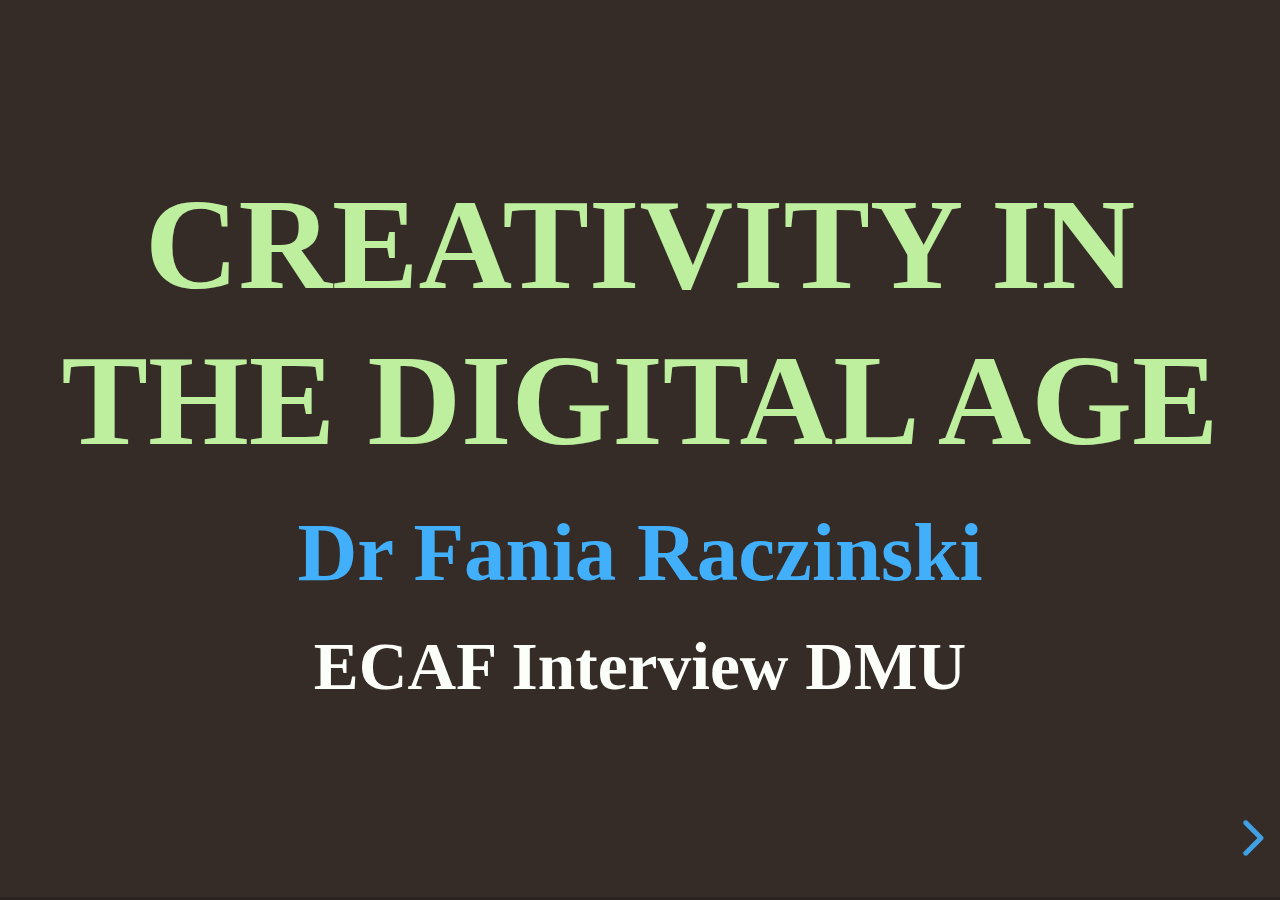
<file: index.html>
<!doctype html>
<html>
	<head>
		<meta charset="utf-8">
		<meta name="viewport" content="width=device-width, initial-scale=1.0, maximum-scale=1.0, user-scalable=no">

		<title>Fania - ECAF</title>

		<link rel="stylesheet" href="css/reveal.css">
		<link rel="stylesheet" href="css/theme/black.css">
    <link rel="stylesheet" href="css/fania.css">

		<!-- Theme used for syntax highlighting of code -->
		<link rel="stylesheet" href="lib/css/zenburn.css">

    <!-- favicons -->
    <link rel="apple-touch-icon" sizes="180x180" href="imgs/favicons/apple-touch-icon.png">
    <link rel="icon" type="image/png" sizes="32x32" href="imgs/favicons/favicon-32x32.png">
    <link rel="icon" type="image/png" sizes="16x16" href="imgs/favicons/favicon-16x16.png">
    <link rel="manifest" href="imgs/favicons/site.webmanifest">
    <link rel="mask-icon" href="imgs/favicons/safari-pinned-tab.svg" color="#603cba">
    <link rel="shortcut icon" href="favicon.ico">
    <meta name="apple-mobile-web-app-title" content="DECAF">
    <meta name="application-name" content="DECAF">
    <meta name="msapplication-TileColor" content="#603cba">
    <meta name="msapplication-config" content="imgs/favicons/browserconfig.xml">
    <meta name="theme-color" content="#ffffff">


		<!-- Printing and PDF exports -->
		<script>
			var link = document.createElement( 'link' );
			link.rel = 'stylesheet';
			link.type = 'text/css';
			link.href = window.location.search.match( /print-pdf/gi ) ? 'css/print/pdf.css' : 'css/print/paper.css';
			document.getElementsByTagName( 'head' )[0].appendChild( link );
		</script>
	</head>
	<body>
		<div class="reveal">
			<div class="slides">


        <section>
          <h1>Creativity in the Digital Age</h1>
          <h2><a href="https://fania.uk">Dr Fania Raczinski</a></h2>
          <h3>ECAF Interview DMU</h3>
        </section>

        <section>
          <section>
            <h2><strong>PhD</strong> Research</h2>
            <h4>"Algorithmic Meta-Creativity"</h4>
            <p class="small"><em>Creative Computing and Pataphysics for Computational Creativity</em></p>
            <ul>
              <li>framework for evaluating computer creativity</li>
              <li>poetry generating search engine</li>
            </ul>
            <aside class="notes">
              combined a lot of ideas from computing, art & literature, and philosophy
            </aside>
          </section>
          <section>
            <h2>Research <strong>Roadmap</strong></h2>
            <iframe src="map-index.html" width="900" height="600" scrolling="no"></iframe>
          </section>
        </section>

        <section>
          <section>
            <h2>Highlights I - <strong>Evaluation</strong></h2>
            <img class="left" src="imgs/evaluation.png">
            <div class="right">
              <ul>
                <li>creativity criteria</li>
                <li>human creativity</li>
                <li>computer creativity</li>
                <li>evaluation frameworks</li>
                <li>evaluation bias</li>
                <li>autonomous evaluation</li>
                <li>creative zombies</li>
              </ul>
            </div>
          </section>
          <section>
            <h2>Highlights II - <strong>Intelligence</strong></h2>
            <img src="imgs/intelligence.png">
            <div>
              <ul>
                <li>artificial creativity <strong>vs.</strong> artificial intelligence</li>
                <li>e.g. Chinese "Art" Room (Searle)</li>
              </ul>
            </div>
          </section>
          <section>
            <h2>Highlights III - <strong>comp/creat/comp</strong></h2>
            <img class="left small" src="imgs/compcreat.png">
            <div class="right">
              <ul>
                <li>creative computing <strong>vs.</strong> computational creativity</li>
                <li>algorithmic meta-creativity</li>
                <li>process <strong>vs.</strong> product</li>
                <li>output minus input</li>
              </ul>
            </div>
          </section>
        </section>

        <section>
          <section>
            <h2>Research- <strong>Teaching</strong> -Research</h2>
            <div class="left">
            <p><em>teaching <br>my area of research</em></p>
            <ul>
              <li>programming for the arts</li>
              <li>arts for programmers</li>
              <li>front end web dev.</li>
            </ul>
            </div>
            <div class="right">
              <p><em>research <br>teaching approaches</em></p>
              <ul>
                <li>lecture delivery</li>
                <li>distance learning</li>
                <li>laboratory teaching</li>
                <li>student engagement</li>
              </ul>
              </div>
          </section>
          <section>
            <h2>Research <strong>Home</strong></h2>
            <!-- <img class="left" src="imgs/disciplines.png"> -->
            <div class="left">
              <p><em>research context</em></p>
              <ul>
                <li>transdisciplinary</li>
                  <ul>
                    <li>CEM</li>
                    <li>ADH</li>
                    <li>IoCT</li>
                  </ul>
                <li>professional dev.</li>
              </ul>
            </div>
            <div class="right">
              <p><em>research outputs</em></p>
              <ul>
                <li>publications</li>
                <li>open source code</li>
                <li>exhibitions</li>
                <li>practice-based(*)</li>
              </ul>
            </div>
            <aside class="notes">
              having taught the same topic aross different departments, including ADH, I've taught very different kinds of students
            </aside>
          </section>
        </section>

				<!-- <section>
          <h2>Time</h2>
          <div class="chart">
            <div class="bar">
              <div id="pubs" title="Publications" class="chunk"></div>
              <div id="res" title="Research" class="chunk"></div>
              <div id="exhs" title="Exhibitions" class="chunk"></div>
              <div id="art" title="Art" class="chunk"></div>
              <div id="offt" title="Off-Topic" class="chunk"></div>
              <div id="ont" title="On-Topic" class="chunk"></div>
            </div>
            <div class="bar">
              <div id="y-theory" title="Theory" class="y-chunk">Theory</div>
              <div id="y-practice" title="Practice" class="y-chunk">Practice</div>
            </div>
            <div class="bar">
              <div id="x-research" title="Research" class="x-chunk">Research</div>
              <div id="x-teaching" title="Teaching" class="x-chunk">Teaching</div>
            </div>
          </div>
        </section> -->

        <section>
          <code id="end">questions <strong>?</strong> answers <strong>:</strong> thanks</code>
        </section>

				


			</div>
		</div>

		<script src="lib/js/head.min.js"></script>
		<script src="js/reveal.js"></script>

		<script>
			Reveal.initialize({
				dependencies: [
					{ src: 'plugin/notes/notes.js', async: true },
					{ src: 'plugin/highlight/highlight.js', async: true, callback: function() { hljs.initHighlightingOnLoad(); } }
				],
        controls: true,
        progress: true,
        history: true
			});
		</script>
	</body>
</html>
</file>
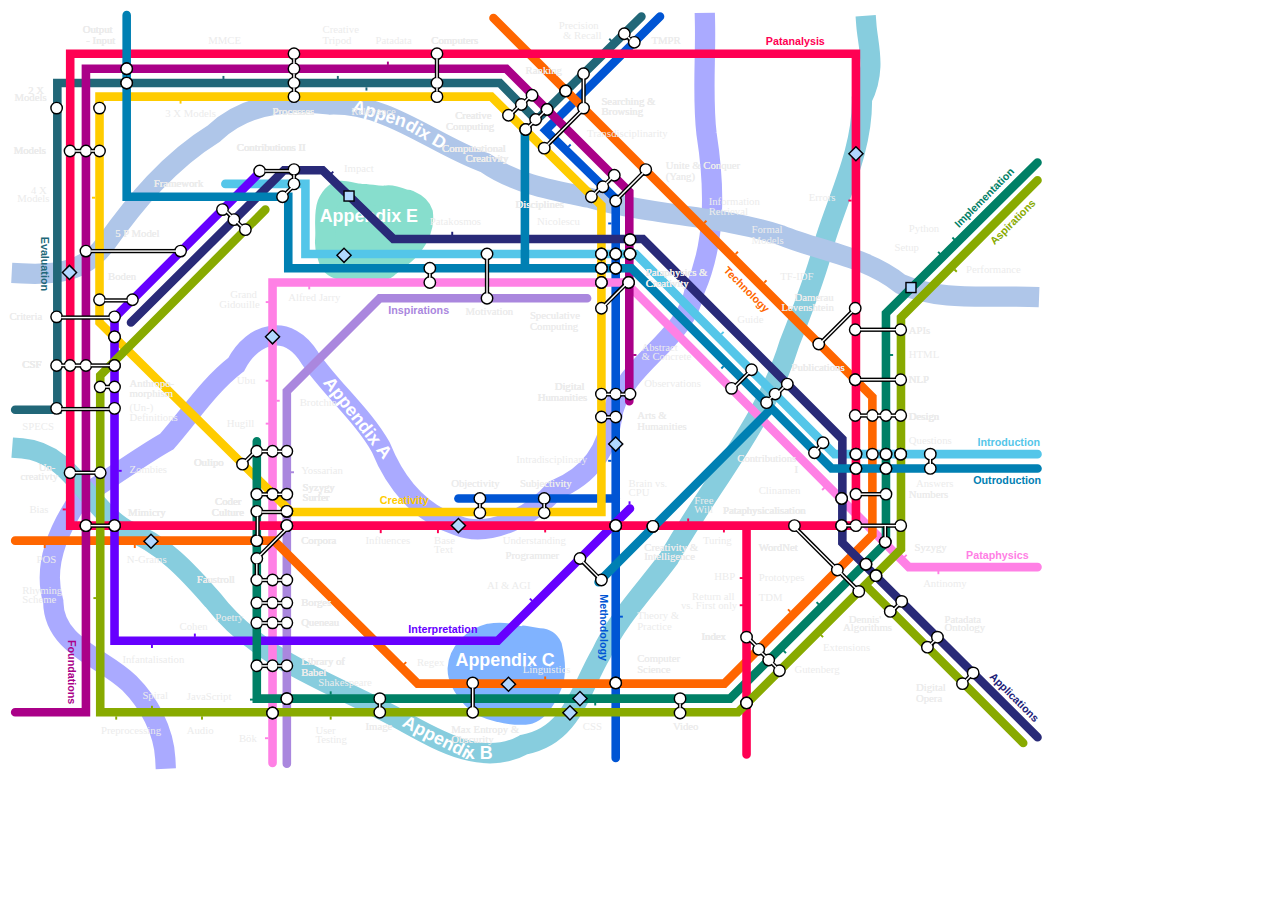
<file: map-index.html>
<!DOCTYPE html>
<html lang="en">
<head>
  <meta charset="UTF-8">
  <meta name="viewport" content="width=device-width, initial-scale=1.0">
  <title>PhD Map</title>

  <!-- SEO -->
  <meta name="description" content="An interactive map of Fania Raczinski's PhD thesis.">
  

  <!-- Open Graph -->
  <meta property="og:title" content="PhD Map"/>
  <meta property="og:type" content="website"/>
  <meta property="og:image" content="images/technology-zoomed.png"/>
  <meta property="og:image:alt" content="A cutout section of the PhD map."/>
  <meta property="og:url" content="http://pamatamap.com"/>
  <meta property="og:description" content="An interactive map of Fania Raczinski's PhD thesis."/>
    


  <!-- MAP/SPIRAL FAVICONS -->
  <link rel="apple-touch-icon" sizes="180x180" href="images/favicons/apple-touch-icon.png">
  <link rel="icon" type="image/png" sizes="32x32" href="images/favicons/favicon-32x32.png">
  <link rel="icon" type="image/png" sizes="16x16" href="images/favicons/favicon-16x16.png">
  <link rel="manifest" href="images/favicons/manifest.json">
  <link rel="mask-icon" href="images/favicons/safari-pinned-tab.svg" color="#54668c">
  <link rel="shortcut icon" href="images/favicons/favicon.ico">
  <meta name="msapplication-config" content="images/favicons/browserconfig.xml">
  <meta name="theme-color" content="#54668c">




  <link rel="stylesheet" href="map-styles.css">
  <base target="_parent">
</head>
<body>


<!-- width="900px" height="100%" -->
<!-- for full screen width use min-width="100%" min-height="100%" -->
<!-- width="1000px" height="100%" -->
<!-- Created by hand with Fania's sweat and tears -->
<svg id="map-svg" viewBox="0 0 730 535">


  <!-- DEFINITIONS -->
  <defs>
    <rect id="station-rect" width="1.3436906" height="2.2674301" />
    <circle id="exchange-circle" r="4" stroke="black" fill="white" />
    <rect id="port" class="appendix-port"
      width="7" height="7" x="0" y="0" />
  </defs> <!-- END DEFINITIONS -->


  <!-- PLAYGROUND -->
  <!-- END PLAYGROUND -->


  <!-- <g id="coordinates">
    <g id="coordinates-X">
      <line x1="0" x2="100" y1="-2.5" y2="-2.5" stroke="orange" stroke-width="5"/>
      <text fill="black" x="7.5" y="-10">0</text>
      <line x1="50" x2="50" y1="0" y2="700" stroke="#eeeeee" />
      <line x1="100" x2="200" y1="-2.5" y2="-2.5" stroke="black" stroke-width="5"/>
      <text fill="black" x="90" y="-10">100</text>
      <line x1="100" x2="100" y1="0" y2="700" stroke="#cccccc" />
      <line x1="200" x2="300" y1="-2.5" y2="-2.5" stroke="orange" stroke-width="5"/>
      <line x1="150" x2="150" y1="0" y2="700" stroke="#eeeeee" />
      <text fill="black" x="190" y="-10">200</text>
      <line x1="200" x2="200" y1="0" y2="700" stroke="#cccccc" />
      <line x1="300" x2="400" y1="-2.5" y2="-2.5" stroke="black" stroke-width="5"/>
      <line x1="250" x2="250" y1="0" y2="700" stroke="#eeeeee" />
      <text fill="black" x="290" y="-10">300</text>
      <text fill="black" x="305" y="295">300</text>
      <line x1="300" x2="300" y1="0" y2="700" stroke="#cccccc" />
      <line x1="400" x2="500" y1="-2.5" y2="-2.5" stroke="orange" stroke-width="5"/>
      <line x1="350" x2="350" y1="0" y2="700" stroke="#eeeeee" />
      <text fill="black" x="390" y="-10">400</text>
      <line x1="400" x2="400" y1="0" y2="700" stroke="#cccccc" />
      <line x1="500" x2="600" y1="-2.5" y2="-2.5" stroke="black" stroke-width="5"/>
      <line x1="450" x2="450" y1="0" y2="700" stroke="#eeeeee" />
      <text fill="black" x="490" y="-10">500</text>
      <line x1="500" x2="500" y1="0" y2="700" stroke="#cccccc" />
      <line x1="600" x2="700" y1="-2.5" y2="-2.5" stroke="orange" stroke-width="5"/>
      <line x1="550" x2="550" y1="0" y2="700" stroke="#eeeeee" />
      <text fill="black" x="590" y="-10">600</text>
      <line x1="600" x2="600" y1="0" y2="700" stroke="#cccccc" />
      <line x1="700" x2="800" y1="-2.5" y2="-2.5" stroke="black" stroke-width="5"/>
      <line x1="650" x2="650" y1="0" y2="700" stroke="#eeeeee" />
      <text fill="black" x="690" y="-10">700</text>
      <line x1="700" x2="700" y1="0" y2="700" stroke="#cccccc" />
      <line x1="800" x2="900" y1="-2.5" y2="-2.5" stroke="orange" stroke-width="5"/>
      <line x1="750" x2="750" y1="0" y2="700" stroke="#eeeeee" />
      <text fill="black" x="790" y="-10">800</text>
      <line x1="850" x2="850" y1="0" y2="700" stroke="#eeeeee" />
      <line x1="800" x2="800" y1="0" y2="700" stroke="#cccccc" />
      <text fill="black" x="870" y="-10">900</text>
      <line x1="900" x2="900" y1="0" y2="700" stroke="#cccccc" />
    </g>
    <g id="coordinates-Y">
      <line x1="-2.5" x2="-2.5" y1="0" y2="100" stroke="black" stroke-width="5"/>
      <line x1="0" x2="900" y1="50" y2="50" stroke="#eeeeee" />
      <text fill="black" y="100" x="-35">100</text>
      <line x1="0" x2="900" y1="100" y2="100" stroke="#cccccc" />
      <line x1="-2.5" x2="-2.5" y1="100" y2="200" stroke="orange" stroke-width="5"/>
      <line x1="0" x2="900" y1="150" y2="150" stroke="#eeeeee" />
      <text fill="black" y="200" x="-35">200</text>
      <line x1="0" x2="900" y1="200" y2="200" stroke="#cccccc" />
      <line x1="-2.5" x2="-2.5" y1="200" y2="300" stroke="black" stroke-width="5"/>
      <line x1="0" x2="900" y1="250" y2="250" stroke="#eeeeee" />
      <text fill="black" y="300" x="-35">300</text>
      <line x1="0" x2="900" y1="300" y2="300" stroke="#cccccc" />
      <line x1="-2.5" x2="-2.5" y1="300" y2="400" stroke="orange" stroke-width="5"/>
      <line x1="0" x2="900" y1="350" y2="350" stroke="#eeeeee" />
      <text fill="black" y="400" x="-35">400</text>
      <line x1="0" x2="900" y1="400" y2="400" stroke="#cccccc" />
      <line x1="-2.5" x2="-2.5" y1="400" y2="500" stroke="black" stroke-width="5"/>
      <line x1="0" x2="900" y1="450" y2="450" stroke="#eeeeee" />
      <text fill="black" y="500" x="-35">500</text>
      <line x1="0" x2="900" y1="500" y2="500" stroke="#cccccc" />
      <line x1="-2.5" x2="-2.5" y1="500" y2="600" stroke="orange" stroke-width="5"/>
      <line x1="0" x2="900" y1="550" y2="550" stroke="#eeeeee" />
      <text fill="black" y="600" x="-35">600</text>
      <line x1="0" x2="900" y1="600" y2="600" stroke="#cccccc" />
      <line x1="-2.5" x2="-2.5" y1="600" y2="700" stroke="black" stroke-width="5"/>
      <line x1="0" x2="900" y1="650" y2="650" stroke="#eeeeee" />
      <text fill="black" y="690" x="-35">700</text>
      <line x1="0" x2="900" y1="700" y2="700" stroke="#cccccc" />
    </g>
  </g> -->


  <!-- TOPIC CLUSTERS -->
  <g id="clusters">

    <!-- INSPIRATIONS -->
    <rect id="inspirations-cluster" class="cluster-rect"
      width="130" height="176" x="120" y="300" />
    <text id="inspirations-cluster-label" class="cluster-text"
      x="253" y="340" transform="rotate(90,253,340)">
      INSPIRATIONS
    </text>

    <!-- CREATIVITY AND PATAPHYSICS -->
    <rect id="creativity-pataphysics-cluster" class="cluster-rect"
      width="128" height="86" x="340" y="150" />
    <text id="creativity-pataphysics-cluster-label" class="cluster-text">
      <tspan id="creativity-pataphysics-cluster-label1"
        x="340" y="250">CREATIVITY &amp;</tspan>
      <tspan id="creativity-pataphysics-cluster-label2"
        x="340" y="265">PATAPHYSICS</tspan>
    </text>

    <!-- BODEN -->
    <rect id="boden-cluster" class="cluster-rect"
      width="90" height="60" x="15" y="200" />
    <text id="boden-cluster-label" class="cluster-text"
      x="107" y="202" transform="rotate(90,107,202)">
      BODEN
    </text>

    <!-- CREATIVE COMPUTERS -->
    <rect id="creative-computers-cluster" class="cluster-rect"
      width="150" height="116" x="290" y="25" />
    <text id="creative-computers-cluster-label" class="cluster-text"
      x="450" y="36" transform="rotate(90,450,36)">
      <tspan id="creative-computers-cluster-label1"
        x="450" y="30">CREATIVE</tspan>
      <tspan id="creative-computers-cluster-label2"
        x="450" y="44">COMPUTERS</tspan>
    </text>

    <!-- PATALGORITHMS -->
    <rect id="patalgorithms-cluster" class="cluster-rect"
      width="121" height="147" x="540" y="280" />
    <text id="patalgorithms-cluster-label" class="cluster-text"
      x="665" y="285" transform="rotate(90,665,285)">
      PATALGORITHMS
    </text>

    <!-- CREATIVITY AND INTELLIGENCE -->
    <rect id="creativity-intelligence-cluster" class="cluster-rect"
      width="168" height="63" x="355" y="330" />
    <text id="creativity-intelligence-cluster-label" class="cluster-text">
      <tspan id="creativity-intelligence-cluster-label1"
        x="360" y="327">CREATIVITY &amp;</tspan>
      <tspan id="creativity-intelligence-cluster-label2"
        x="395" y="408">INTELLIGENCE</tspan>
    </text>

    <!-- EVALUATION FRAMEWORK -->
    <rect id="evaluation-framework-cluster" class="cluster-rect"
      width="177" height="75" x="50" y="100" />
    <text id="evaluation-framework-cluster-label" class="cluster-text">
      <tspan id="creative-computers-cluster-label1"
        x="120" y="96">EVALUATION</tspan>
      <tspan id="creative-computers-cluster-label2"
        x="80" y="190">FRAMEWORK</tspan>
    </text>
  </g> <!-- END OF TOPIC CLUSTERS -->
  
  <!-- APPENDICES -->
  <g id="appendices">

    <!-- APPENDIX A -->
    <a href= "https://dr.physics.wtf/html/random.html" xlink:title="Appendix A: Random" class="highlight-river">
      <path id="appendix-A" class="appendix-river"
        stroke=#aaaaff
        d="m 110,525 c -1.02014,-19.80583 -11.45647,-39.06523 -25.15246,-52.79452 -18.5856,-18.2106 -52.84837,-26.24717 -53.19111,-56.95774 -7.82732,-26.11287 4.24334,-52.06321 19.05405,-73.20837 20.49853,-12.48643 39.47647,-27.01791 60.35972,-38.90392 16.02755,-18.15623 29.12483,-38.82766 48.48451,-53.8048 12.18293,-23.05564 36.59452,-29.07263 51.48148,-4.67662 14.03615,20.705 37.54251,40.65164 49.68703,62.54911 10.10155,25.03149 27.35856,46.28247 53.30316,54.6308 23.02232,9.32293 53.34728,-7.27898 68.26697,-24.64528 24.71755,-10.00872 37.14482,-27.60801 40.98446,-55.67786 9.72626,-34.04588 50.36242,-48.69105 57.07473,-84.37136 14.99915,-34.35371 13.85826,-72.70135 8.18722,-108.98737 -3.08732,-25.79249 -0.53702,-51.79819 -1.09461,-77.68012" />
      <text id="appendix-A-text" class="appendix-text">
        <textPath id="appendix-A-text-textpath" href="#appendix-A-text-path">Appendix A</textPath>
        <path id="appendix-A-text-path"
          fill=none
          d="M 220,262 L 275,332" />
      </text>
    </a>
    <!-- END APPENDIX A -->
    
    <!-- APPENDIX B -->
    <a href= "https://dr.physics.wtf/html/code.html" xlink:title="Appendix B: Code" class="highlight-river">
      <path id="appendix-B" class="appendix-river"
        stroke="#87cdde"
        d="m 10,308 c 33.88296,2.61942 46.05101,41.45098 72.79046,56.93994 25.12206,9.39352 43.12698,29.20106 60.55814,49.232 32.61612,42.79124 85.8983,58.43067 131.10584,83.53077 25.50164,13.84612 57.09378,33.57217 86.09159,17.55064 33.81877,-6.0085 39.46959,-38.55546 54.24265,-63.5173 11.79261,-25.29598 31.18921,-44.87333 47.54976,-66.99033 27.78922,-50.2725 67.29843,-94.60173 84.23938,-150.48645 9.71871,-24.31821 19.15871,-48.62709 25.52228,-74.09792 10.21403,-31.54067 25.72151,-62.72725 25.08711,-96.53532 10.35465,-20.6526 4.18841,-37.58585 3.15641,-51.21398" />
      <text id="appendix-B-text" class="appendix-text">
        <textPath id="appendix-B-text-textpath" href="#appendix-B-text-path">Appendix B</textPath>
        <path id="appendix-B-text-path"
          fill="none"
          d="M 275,502 320,525 350,525" />
      </text>
    </a>
    <!-- END APPENDIX B -->
    
    <!-- APPENDIX C -->
    <a href= "https://dr.physics.wtf/html/wordnet.html" xlink:title="Appendix C: WordNet" class="highlight-lake">
      <path id="appendix-C" class="appendix-lake"
        stroke=#80b3ff fill=#80b3ff
        d="m 360,440 c -7.29368,-2.7059 -15.46571,-3.67315 -23.26026,-2.45927 -12.13682,3.0342 -21.58423,13.21199 -22.22178,24.3819 -0.33344,8.01387 4.92599,15.1514 10.38963,21.16043 4.69624,4.97275 11.53558,7.85297 18.58635,9.22842 6.7603,1.54598 13.9825,2.70184 20.90837,1.42471 6.43474,-1.94707 9.46691,-7.85116 12.54952,-12.71872 2.62592,-5.16539 5.32606,-10.50451 5.41107,-16.26799 0.54946,-6.14866 -0.58174,-12.34675 -1.98405,-18.34737 -1.42314,-3.16294 -4.71077,-6.00994 -8.85925,-5.5502 -3.57718,-0.34188 -7.00054,-1.28016 -10.55794,-1.74385 -0.46657,0.1817 -0.42992,0.75064 -0.96166,0.89194 z" />
      <text id="appendix-C-text" class="appendix-text"
        x="313" y="460">Appendix C</text>
    </a>

    <!-- APPENDIX D -->
    <a href= "https://dr.physics.wtf/html/git.html" xlink:title="Appendix D: GIT" class="highlight-river">
      <path id="appendix-D" class="appendix-river"
        stroke=#afc6e9
        d="m 714,202 c -29.86064,-1.09361 -61.84949,3.31403 -89.89228,-9.07255 -24.06742,-19.27429 -55.86409,-22.65659 -83.71469,-34.12154 -43.40932,-13.80636 -89.56526,-13.60739 -133.29703,-25.9929 -25.21999,-5.18386 -51.7406,-9.48196 -73.34268,-24.50466 -36.60042,-12.97079 -68.04305,-42.26213 -108.81845,-40.80507 -28.24963,-3.6436 -59.21664,-0.47844 -80.73313,20.1027 -31.39019,19.27281 -55.00775,47.82123 -76.14377,77.44771 -14.96936,19.99373 -35.06303,21.80076 -58.37706,20.59004" />
      <text id="appendix-D-text" class="appendix-text">
        <textPath id="appendix-D-text-textpath" href="#appendix-D-text-path">Appendix D</textPath>
        <path id="appendix-D-text-path"
          fill=none
          d="M 240,72 275,83 310,103" />
      </text>
    </a>

    <!-- APPENDIX E -->
    <a href= "https://dr.physics.wtf/html/pubs.html" xlink:title="Appendix E: Publications" class="highlight-lake">
      <path id="appendix-E" class="appendix-lake"
        stroke=#87decd fill=#87decd
        d="m 288,140 c -2.21843,-3.42272 -18.34438,-10.03577 -23.51706,-8.77014 -5.87207,0.67686 -11.65611,-1.31875 -17.54304,-1.31704 -4.68662,-0.2388 -9.14327,-1.94461 -13.81522,-2.05789 -5.1172,0.71659 -7.97979,5.22272 -9.72399,9.03693 -2.82758,7.9927 -0.8811,16.44099 -1.51808,24.63726 -0.28523,3.24661 -0.16839,6.5956 1.23328,9.64082 0.55465,4.47056 2.49288,9.55861 7.74932,11.32706 6.75453,2.92512 14.49726,-0.30351 21.44322,1.83914 5.17494,0.34804 10.84045,0.41249 14.27592,-3.58102 4.96401,-4.16543 10.82264,-7.54542 14.81239,-12.53257 2.72838,-3.42261 5.29516,-7.06486 6.93586,-10.99199 1.70629,-4.47995 2.33141,-9.28212 1.74502,-13.98741 -1.17746,-4.0825 -5.3221,-7.01388 -9.45885,-8.7925 -2.80007,-1.06119 4.75261,2.05204 7.38123,5.54935 z" />
      <text id="appendix-E-text" class="appendix-text"
        x="218" y="150">Appendix E</text>
    </a>
  </g> <!-- END OF APPENDICES -->

  <!-- CHAPTER LINES -->
  <g id="lines">

    <!-- INTRODUCTION LINE -->
    <g id="introduction-line-group" class="highlight-group">
      <a href= "https://dr.physics.wtf/html/introduction.html" xlink:title="Chapter 1: Introduction">
        <polyline id="introduction-line" class="line" 
          stroke="#54c6e9"
          points="152 123, 208 123, 208 172, 439 172, 578 312, 720 312" />
        <text id="introduction-line-name" class="line-name"
          fill=#54c6e9
          x=678 y=306>
          Introduction
        </text>
      </a>
      
    </g>

    <!-- INSPIRATIONS LINE -->
    <g id="inspirations-line-group" class="highlight-group">
      <a href= "https://dr.physics.wtf/html/inspirations.html" xlink:title="Chapter 2: Inspirations">
        <polyline id="inspirations-line" class="line" 
          stroke="#aa87de"
          points="195 528.5, 195 268, 260 203, 405 203" />
        <text id="inspirations-line-name" class="line-name"
          fill=#aa87de
          x=266 y=214>
          Inspirations
        </text>
      </a>
    </g>

    <!-- METHODOLOGY LINE -->
    <g id="methodology-line-group" class="highlight-group">
      <a href= "https://dr.physics.wtf/html/methodology.html" xlink:title="Chapter 3: Methodology">
        <polyline id="methodology-line-main" class="line" 
          stroke="#0055d4"
          points="456 6, 376 85.5, 425 133.5, 425 524.5" />
        <polyline id="methodology-line-branch" class="line" 
          stroke="#0055d4"
          points="315 343, 425 343" />
        <text id="methodology-line-name" class="line-name"
          fill=#0055d4
          x=414 y=410 
          transform="rotate(90 414 410)">
          Methodology
        </text>
      </a>
    </g>

    <!-- PATAPHYSICS LINE -->
    <g id="pataphysics-line-group" class="highlight-group">
      <a href= "https://dr.physics.wtf/html/pataphysics.html" xlink:title="Chapter 4: Pataphysics">
        <polyline id="pataphysics-line" class="line" 
          stroke="#ff80e5"
          points="185 528, 185 192, 432 192, 630 391, 720 391" />
        <text id="pataphysics-line-name" class="line-name"
          fill=#ff80e5
          x=670 y=385>
          Pataphysics
        </text>
      </a>
    </g>

    <!-- CREATIVITY LINE -->
    <g id="creativity-line-group" class="highlight-group">
      <a href= "https://dr.physics.wtf/html/creativity.html" xlink:title="Chapter 5: Creativity">
        <polyline id="creativity-line"
          stroke="#ffcc00" fill="none" 
          stroke-width="6" stroke-linecap="square"
          points="64 62, 338 62, 415 138, 415 352.5, 198 352.5, 64 220, 64 62" /> 
        <text id="creativity-line-name" class="line-name"
          fill=#ffcc00
          x=260 y=347>
          Creativity
        </text>
      </a>
    </g>

    <!-- TECHNOLOGY LINE -->
    <g id="technology-line-group" class="highlight-group">
      <a href= "https://dr.physics.wtf/html/technology.html" xlink:title="Chapter 6: Technology">
        <polyline id="technology-line" class="line" 
          stroke="#ff6600"
          points="5 372.5, 186 372.5, 286.5 472.5, 501 472.5, 604.5 368.5, 604.5 272, 339.5 7" />
        <text id="technology-line-name" class="line-name"
          fill=#ff6600
          x=500 y=184
          transform="rotate(45 500 184)">
          Technology
        </text>
      </a>
    </g>

    <!-- EVALUATION LINE -->
    <g id="evaluation-line-group" class="highlight-group">
      <a href= "https://dr.physics.wtf/html/evaluation.html" xlink:title="Chapter 7: Evaluation">
        <polyline id="evaluation-line" class="line" 
          stroke="#216778"
          points="5 281, 34.5 281, 34.5 52.5, 344 52.5, 369.5 78.5, 443 6" />
        <text id="evaluation-line-name" class="line-name"
          fill=#216778
          x=23 y=160
          transform="rotate(90 23 160)">
          Evaluation
        </text>
      </a>
    </g>

    <!-- FOUNDATIONS LINE -->
    <g id="foundations-line-group" class="highlight-group">
      <a href= "https://dr.physics.wtf/html/foundation.html" xlink:title="Chapter 8: Foundations">
        <polyline id="foundations-line" class="line" 
          stroke="#aa0088"
          points="5 492.5, 54.5 492.5, 54.5 42.5, 348.5 42.5, 434.5 128.5, 434.5 275" />
        <text id="foundations-line-name" class="line-name"
          fill=#aa0088
          x=42 y=442
          transform="rotate(90 42 442)">
          Foundations
        </text>
      </a>
    </g>

    <!-- INTERPRETATION LINE -->
    <g id="interpretation-line-group" class="highlight-group">
      <a href= "https://dr.physics.wtf/html/interpretation.html" xlink:title="Chapter 9: Interpretation">
        <polyline id="interpretation-line" class="line" 
          stroke="#6600ff"
          points="176.5 114.5, 74.5 216.6, 74.5 442.5, 342.5 442.5, 435 350" />
        <text id="interpretation-line-name" class="line-name"
          fill=#6600ff
          x=280 y=437>
          Interpretation
        </text>
      </a>
    </g>

    <!-- IMPLEMENTATION LINE -->
    <g id="implementation-line-group" class="highlight-group">
      <a href= "https://dr.physics.wtf/html/implementation.html" xlink:title="Chapter 10: Implementation">
        <polyline id="implementation-line" class="line" 
          stroke="#008066"
          points="174 303, 174 483, 505 483, 614 374, 614 213.5, 720 108" />
        <text id="implementation-line-name" class="line-name"
          fill=#008066
          x=665 y=154
          transform="rotate(-45 665 154)">
          Implementation
        </text>
      </a>
    </g>

    <!-- APPLICATIONS LINE -->
    <g id="applications-line-group" class="highlight-group">
      <a href= "https://dr.physics.wtf/html/applications.html" xlink:title="Chapter 11: Applications">
        <polyline id="applications-line" class="line" 
          stroke="#292a78"
          points="86 220, 193 113.5, 220 113.5, 269.5 161.5, 444 161.5, 583.5 301.5, 583.5 374, 720 510" />
        <text id="applications-line-name" class="line-name"
          fill=#212178
          x=686 y=468
          transform="rotate(45 686 468)">
          Applications
        </text>
      </a>
    </g>

    <!-- PATANALYSIS LINE -->
    <g id="patanalysis-line-group" class="highlight-group">
      <a href= "https://dr.physics.wtf/html/analysis.html" xlink:title="Chapter 12: Patanalysis">
        <polyline id="patanalysis-line-main" class="line" 
          stroke="#ff0053"
          points="516.5 522, 516.5 362, 593 362, 593 32, 43.5 32, 43.5 362, 516 362" />
        <text id="patanalysis-line-name" class="line-name"
          fill=#ff0053 
          x=530 y=26>
          Patanalysis
        </text>
      </a>
    </g>

    <!-- ASPIRATIONS LINE -->
    <g id="aspirations-line-group" class="highlight-group">
      <a href= "https://dr.physics.wtf/html/aspirations.html" xlink:title="Chapter 13: Aspirations">
        <polyline id="aspirations-line-main" class="line" 
          stroke="#88aa00"
          points="180 141, 64.5 257, 64.5 492.5, 510.5 492.5, 624.5 378.5, 624.5 216.5, 720 120.5" />
        <line id="aspirations-line-branch" class="line" 
          stroke="#88aa00"
          x1="600" y1="404" x2="710" y2="514" />
        <text id="aspirations-line-name" class="line-name"
          fill=#88aa00
          x=690 y=166
          transform="rotate(-45 690 166)">
          Aspirations
        </text>
      </a>
    </g>

    <!-- OUTRODUCTION LINE -->
    <g id="outroduction-line-group" class="highlight-group">
      <a href= "https://dr.physics.wtf/html/observations.html" xlink:title="Chapter 14: Outroduction">
        <polyline id="outroduction-line-main" class="line" 
          stroke="#0080b3"
          points="83 5, 83 132, 196 132, 196 182, 436 182, 576 322, 720 322" />
        <polyline id="outroduction-line-branch-1" class="line" 
          stroke="#0080b3"
          points="361.5 85, 361.5 180" />
        <polyline id="outroduction-line-branch-2" class="line" 
          stroke="#0080b3"
          points="413 401.5, 532 282" />
        <text id="outroduction-line-name" class="line-name"
          fill=#0080b3
          x=675 y=333>
          Outroduction
        </text>
      </a>
    </g>
  </g> <!-- END CHAPTER LINES -->

  <!-- FOREGROUND LABELS -->
  <g id="labels">

    <!-- INTRODUCTION LABELS -->
    <g id="introduction-1-labels-group" class="station-label-group">
      <text id="station-questions" class="station-label"
        x="630" y="305">Questions</text>
      <use href="#exchange-circle" x="645" y="312" />
      <use href="#exchange-circle" x="624.3" y="312" />
      <use href="#exchange-circle" x="614" y="312" />
      <use href="#exchange-circle" x="604.5" y="312" />
      <use href="#exchange-circle" x="593" y="312" />
      <text id="station-contributions1" class="station-label"
        x="510" y="310">
        <tspan x="510" dy="1em">Contributions</tspan>
        <tspan x="550" dy="1em">I</tspan>
      </text>
      <use href="#exchange-circle" x="570" y="304" />
      <text id="station-publications" class="station-label"
        x="548" y="254">Publications</text>
      <use href="#exchange-circle" x="536.5" y="270" />
      <use href="#exchange-circle" x="520" y="253" />
      <text id="station-guide" class="station-label"
        x="510" y="220">Guide</text>
      <use id="station-guide-rect" href="#station-rect" 
        x="500" y="226" fill="#54c6e9" transform="rotate(45, 500 226)" />
      <use href="#exchange-circle" x="435" y="172" />
      <use href="#exchange-circle" x="425" y="172" />
      <use href="#exchange-circle" x="415" y="172" />
      <use href="#station-motivations" x="0" y="0" />
      <use href="#exchange-circle" x="335" y="172" />
      <use href="#port" x="235" y="168" transform="rotate(45,235,168)"/>
      <text id="station-contributions2" class="station-label"
        x="160" y="100">Contributions II</text>
      <use href="#exchange-circle" x="200" y="123" />
    </g> <!-- END INTRODUCTION LABELS -->

    <!-- INSPIRATIONS LABELS -->
    <g id="inspirations-2-labels-group" class="station-label-group">
      <text id="station-motivations" class="station-label"
        x="320" y="215">Motivation</text>
      <use href="#exchange-circle" x="335" y="203"/>
      <use href="#station-oulipo" x="0" y="0"/>
      <use href="#exchange-circle" x="195" y="310"/>
      <g id="station-yossarian-group">
        <text id="station-yossarian" class="station-label"
          x="205" y="326">Yossarian</text>
        <use href="#station-rect" x="200" y="324" fill="#aa87de"
          transform="rotate(90, 200 324)"/>
      </g>
      <text id="station-syzygy-surfer" class="station-label"
        x="206" y="330">
        <tspan x="206" dy="1em">Syzygy</tspan>
        <tspan x="206" dy="1em">Surfer</tspan>
      </text>
      <use href="#exchange-circle" x="195" y="340" />
      <use href="#exchange-circle" x="195" y="352" />
      <use href="#station-coder-culture" x="0" y="0" />
      <use href="#exchange-circle" x="195" y="362" />
      <use href="#station-corpora" x="0" y="0" />
      <text id="station-faustroll" class="station-label"
        x="132" y="402">Faustroll</text>
      <use href="#exchange-circle" x="195" y="400" />
      <text id="station-borges" class="station-label"
        x="205" y="418">Borges</text>
      <use href="#exchange-circle" x="195" y="416" />
      <text id="station-queneau" class="station-label"
        x="205" y="432">Queneau</text>
      <use href="#exchange-circle" x="195" y="430" />
      <text id="station-library-babel" class="station-label"
        x="205" y="452">
        <tspan x="205" dy="1em">Library of </tspan>
        <tspan x="205" dy="1em">Babel</tspan>
      </text>
      <use href="#exchange-circle" x="195" y="460" />
      <use href="#exchange-circle" x="195" y="483" />
    </g> <!-- END INSPIRATIONS LABELS -->

    <!-- METHODOLOGY LABELS -->
    <g id="methodology-3-labels-group" class="station-label-group">
      <use href="#station-tmpr" x="0" y="0"/>
      <use href="#exchange-circle" x="438" y="24"/>
      <g id="station-transdisciplinary-group">
        <text id="station-transdisciplinary" class="station-label"
          x="405" y="90">Transdisciplinarity</text>
        <use href="#station-rect" x="393" y="95" fill="#0055d4"
          transform="rotate(45, 393 95)"/>
      </g>
      <use href="#station-disciplines" x="0" y="0"/>
      <use href="#exchange-circle" x="416" y="125"/>
      <use href="#station-unite-conquer" x="0" y="0"/>
      <use href="#exchange-circle" x="425" y="135"/>
      <g id="station-nicolescu-group">
        <text id="station-nicolescu" class="station-label"
          x="370" y="152">Nicolescu</text>
        <use href="#station-rect" x="422" y="150" fill="#0055d4"
          transform="rotate(90,422,150)"/>
      </g>
      <use href="#exchange-circle" x="425" y="172" />
      <use href="#exchange-circle" x="425" y="182" />
      <use href="#station-digital-humanities" x="0" y="0"/>
      <use href="#exchange-circle" x="425" y="270"/>
      <text id="station-arts-humanities" class="station-label"
        x="440" y="280">
        <tspan x="440" dy="1em">Arts &amp;</tspan>
        <tspan x="440" dy="1em">Humanities</tspan>
      </text>
      <use href="#exchange-circle" x="425" y="286"/>
      <use href="#port" x="425" y="300" transform="rotate(45,425,300)"/>
      <g id="station-intradisciplinary-group">
        <text id="station-intradisciplinary" class="station-label"
          x="405" y="318" text-anchor="end">
          Intradisciplinary</text>
        <use href="#station-rect" x="422" y="316" fill="#0055d4"
          transform="rotate(90,422,316)"/>
      </g>
      <text id="station-subjectivity" class="station-label"
        x="358" y="335">Subjectivity</text>
      <use href="#exchange-circle" x="330" y="343"/>
      <text id="station-objectivity" class="station-label"
        x="310" y="335">Objectivity</text>
      <use href="#exchange-circle" x="375" y="343"/>
      <use href="#exchange-circle" x="425" y="362"/>

      <g id="station-theory-practice-group">
        <text id="station-theory-practice" class="station-label"
          x="440" y="420">
          <tspan x="440" dy="1em">Theory &amp;</tspan>
          <tspan x="440" dy="1em">Practice</tspan>
        </text>
        <use href="#station-rect" x="430" y="425" fill="#0055d4"
          transform="rotate(90,430,425)"/>
      </g>
      <use href="#station-computer-science" x="0" y="0"/>
      <use href="#exchange-circle" x="425" y="472"/>
    </g> <!-- END METHODOLOGY LABELS -->

    <!-- PATAPHYSICS LABELS -->
    <g id="pataphysics-4-labels-group" class="station-label-group">
      <g id="station-boek-group">
        <text id="station-boek" class="station-label"
          x="174" y="513" text-anchor="end">Bök</text>
        <use href="#station-rect" x="182" y="510" fill="#ff80e5"
          transform="rotate(90,182,510)"/>
      </g>
      <use href="#exchange-circle" x="185" y="493"/>
      <use href="#exchange-circle" x="185" y="460" />
      <use href="#station-library-babel" x="0" y="0" />
      <use href="#exchange-circle" x="185" y="430" />
      <use href="#station-queneau" x="0" y="0" />
      <use href="#exchange-circle" x="185" y="416" />
      <use href="#station-borges" x="0" y="0" />
      <use href="#exchange-circle" x="185" y="400" />
      <use href="#station-faustroll" x="0" y="0" />
      <use href="#exchange-circle" x="185" y="340" />
      <use href="#station-syzygy-surfer" x="0" y="0" />
      <text id="station-oulipo" class="station-label"
        x="130" y="320">Oulipo</text>
      <use href="#exchange-circle" x="185" y="310"/>
      <g id="station-hugill-group">
        <text id="station-hugill" class="station-label"
          x=153 y=293>Hugill</text>
        <use href="#station-rect" x="182.5" y="290" fill="#ff80e5"
          transform="rotate(90,182.5,290)"/>
      </g>
      <g id="station-brotchie-group">
        <text id="station-brotchie" class="station-label"
          x=204 y=278>Brotchie</text>
        <use href="#station-rect" x="190" y="274" fill="#ff80e5"
          transform="rotate(90,190,274)"/>
      </g>
      <g id="station-ubu-group">
        <text id="station-ubu" class="station-label"
          x=160 y=263>Ubu</text>
        <use href="#station-rect" x="182.5" y="260" fill="#ff80e5"
          transform="rotate(90,182.5,260)"/>
      </g>
      <use href="#port" x="185" y="225" transform="rotate(45,185,225)"/>
      <g id="station-grand-gidouille-group">
        <text id="station-grand-gidouille" class="station-label"
          x=176 y=195 text-anchor=end>
          <tspan x=176 dy="1em">Grand</tspan>
          <tspan x=176 dy="1em">Gidouille</tspan>
        </text>
        <use href="#station-rect" x="182.5" y="205" fill="#ff80e5"
          transform="rotate(90,182.5,205)"/>
      </g>
      <g id="station-alfred-jarry-group">
        <text id="station-alfred-jarry" class="station-label"
          x="196" y="205">Alfred Jarry</text>
        <use href="#station-rect" x="210" y="194.5" fill="#ff80e5"/>
      </g>
      <use href="#exchange-circle" x="295" y="192" />
      <use href="#exchange-circle" x="415" y="192" />
      <use href="#station-speculative-computing" x="0" y="0" />  
      <use href="#exchange-circle" x="434" y="192" />
      <use href="#station-pataphysics-creativity" x="0" y="0" />
      <use href="#exchange-circle" x="506" y="266" />
      <g id="station-clinamen-group">
        <text id="station-clinamen" class="station-label"
          x=525 y=340>Clinamen</text>
        <use href="#station-rect" x="570.5" y="335" fill="#ff80e5"
          transform="rotate(45,570.5,335)"/>
      </g>
      <use href="#exchange-circle" x="583" y="343" />
      <use href="#exchange-circle" x="613.5" y="373.5" />
      <use href="#station-pataphysicalisation" x="0" y="0" />
      <g id="station-syzygy-group">
        <text id="station-syzygy" class="station-label"
          x="634" y="380">Syzygy</text>
        <use href="#station-rect" x="628" y="382" fill="#ff80e5"
          transform="rotate(45,628,382)"/>
      </g>
      <g id="station-antinomy-group">
        <text id="station-antinomy" class="station-label"
          x="640" y="405">Antinomy</text>
        <use href="#station-rect" x="650" y="393.7" fill="#ff80e5"/>
      </g>
    </g> <!-- END PATAPHYSICS LABELS -->

    <!-- CREATIVITY LABELS -->
    <g id="creativity-5-labels-group" class="station-label-group">
      <use href="#exchange-circle" x="64" y="70" />
      <use href="#station-x2models" x="0" y="0" />
      <g id="station-x3models-group">
        <text id="station-x3models" class="station-label"
          x="110" y="76">3 X Models</text>
        <use href="#station-rect" x="120" y="64.6" fill="#ffcc00"/>
      </g>
      <use href="#exchange-circle" x="200" y="62" />
      <use href="#station-processes" x="0" y="0" />
      <use href="#exchange-circle" x="300" y="62" />
      <use href="#station-computers" x="0" y="0" />
      <use href="#exchange-circle" x="350" y="75" />
      <use href="#station-creative-computing" x="0" y="0" />
      <use href="#exchange-circle" x="362" y="85" />
      <use href="#station-computational-creativity" x="0" y="0" />
      <use href="#exchange-circle" x="375" y="98" />
      <use href="#station-searching-browsing" x="0" y="0" />
      <use href="#exchange-circle" x="408" y="132" />
      <use href="#station-disciplines" x="0" y="0" />
      <use href="#exchange-circle" x="415" y="172" />
      <use href="#exchange-circle" x="415" y="182" />
      <use href="#exchange-circle" x="415" y="192" />
      <use href="#exchange-circle" x="415" y="210" />
      <use href="#station-pataphysics-creativity" x="0" y="0" />
      <use href="#exchange-circle" x="415" y="270" />
      <text id="station-speculative-computing" class="station-label"
        x=365 y=210>
        <tspan x=365 dy="1em">Speculative</tspan>
        <tspan x=365 dy="1em">Computing</tspan>
      </text>
      <use href="#station-digital-humanities" x="0" y="0" />
      <use href="#exchange-circle" x="415" y="286" />
      <use href="#station-arts-humanities" x="0" y="0" />
      <use href="#exchange-circle" x="375" y="353" />
      <use href="#station-subjectivity" x="0" y="0" />
      <use href="#exchange-circle" x="330" y="353" />
      <use href="#station-objectivity" x="0" y="0" />
      <use href="#exchange-circle" x="195" y="352" />
      <use href="#station-coder-culture" x="0" y="0" />
      <use href="#exchange-circle" x="185" y="340" />
      <use href="#station-syzygy-surfer" x="0" y="0" />
      <use href="#exchange-circle" x="164" y="319" />
      <use href="#station-oulipo" x="0" y="0" />
      <use href="#exchange-circle" x="74.5" y="230" />
      <use href="#exchange-circle" x="64" y="204" />
      <use href="#station-boden" x="0" y="0" />
      <g id="station-x4models-group">
        <text id="station-x4models" class="station-label"
          x="29" y="130" text-anchor=end>
          <tspan x="29" y="130">4 X</tspan>
          <tspan x="29" y="136">Models</tspan>
        </text>
        <use href="#station-rect" x="61" y="132" fill="#ffcc00"
          transform="rotate(90,61,132)"/>
      </g>
      <use href="#exchange-circle" x="64" y="100" />
      <use href="#station-models" x="0" y="0" />
    </g> <!-- END CREATIVITY LABELS -->

    <!-- TECHNOLOGY LABELS -->
    <g id="technology-6-labels-group" class="station-label-group">
      <use href="#exchange-circle" x="390" y="58" />
      <use href="#station-ranking" x="0" y="0" />
      <use href="#exchange-circle" x="402.5" y="70" />
      <use href="#station-searching-browsing" x="0" y="0" />
      <use href="#exchange-circle" x="446" y="113" />
      <text id="station-unite-conquer" class="station-label"
        x="460" y="105">
        <tspan x="460" dy="1em">Unite &amp; Conquer</tspan>
        <tspan x="460" dy="1em">(Yang)</tspan>
      </text>
      <g id="station-information-retrieval-group">
        <text id="station-information-retrieval" class="station-label"
          x=490 y=130>
          <tspan x=490 dy="1em">Information</tspan>
          <tspan x=490 dy="1em">Retrieval</tspan>
        </text>
        <use id="station-information-retrieval-rect" href="#station-rect" 
          x="488" y="148.3" fill="#ff6600" transform="rotate(45,488,148.3)" />
      </g>
      <g id="station-formal-models-group">
        <text id="station-formal-models" class="station-label"
          x="520" y="150">
          <tspan x="520" dy="1em">Formal</tspan>
          <tspan x="520" dy="1em">Models</tspan>
        </text>
        <use id="station-formal-models-rect" href="#station-rect" 
          x="510" y="170" fill="#ff6600" transform="rotate(45,510,170)" />
      </g>
      <g id="station-tfidf-group">
        <text id="station-tfidf" class="station-label"
          x="540" y="190">TF-IDF</text>
        <use id="station-tfidf-rect" href="#station-rect" 
          x="530" y="190" fill="#ff6600" transform="rotate(45,530,190)" />
      </g>
      <use href="#exchange-circle" x="567" y="235" />
      <use href="#station-damerau-levenshtein" x="0" y="0" />
      <use href="#exchange-circle" x="592.5" y="260" />
      <use href="#station-nlp" x="0" y="0" />
      <use href="#exchange-circle" x="604.5" y="285" />
      <use href="#station-design" x="0" y="0" />
      <use href="#exchange-circle" x="580" y="393" />
      <use href="#station-wordnet" x="0" y="0" />
      <g id="station-tdm-group">
        <text id="station-tdm" class="station-label"
          x="525" y="415">TDM</text>
        <use id="station-tdm-rect" href="#station-rect" 
          x="545" y="421" fill="#ff6600" transform="rotate(-45,545,421)" />
      </g>
      <use href="#exchange-circle" x="525" y="448.5" />
      <use href="#station-index" x="0" y="0" />
      <use href="#exchange-circle" x="425" y="472" />
      <text id="station-computer-science" class="station-label"
        x="440" y="450">
        <tspan x="440" dy="1em">Computer</tspan>
        <tspan x="440" dy="1em">Science</tspan>
      </text>
      <g id="station-linguistics-group">
        <text id="station-linguistics" class="station-label"
          x=360 y=465>Linguistics</text>
        <use id="station-linguistics-rect" href="#station-rect" 
          x="375" y="467.5" fill="#ff6600" />
      </g>
      <use href="#port" x="350" y="468" transform="rotate(45,350,468)" />
      <use href="#exchange-circle" x="325" y="472" />
      <text id="station-maxent-obscurity" class="station-label">
        <tspan x=310 y=507>Max Entropy &amp;</tspan>
        <tspan x=310 y=514>Obscurity</tspan>
      </text>
      <g id="station-regex-group">
        <text id="station-regex" class="station-label"
          x="286" y="460">Regex</text>
        <use id="station-regex-rect" href="#station-rect" 
          x="278" y="457" fill="#ff6600" transform="rotate(45,278,457)"/>
      </g>
      <use href="#exchange-circle" x="174" y="372.5" />
      <text id="station-coder-culture" class="station-label"
        x="165" y="340" text-anchor="end">
        <tspan x="165" dy="1em">Coder</tspan>
        <tspan x="165" dy="1em">Culture</tspan>
      </text>
      <use href="#port" x="100" y="368" transform="rotate(45,100,368)" />
      <g id="station-ngrams-group">
        <text id="station-ngrams" class="station-label"
          x="83" y="388">N-Grams</text>
        <use id="station-ngrams-rect" href="#station-rect" 
          x="88" y="375.4" fill="#ff6600" />
      </g>
      <g id="station-pos-group">
        <text id="station-pos" class="station-label"
          x="20" y="388">POS</text>
        <use id="station-pos-rect" href="#station-rect" 
          x="25" y="375.4" fill="#ff6600" />
      </g>
    </g> <!-- END TECHNOLOGY LABELS -->

    <!-- EVALUATION LABELS -->
    <g id="evaluation-7-labels-group" class="station-label-group">
      <use href="#exchange-circle" x="34" y="280" />
      <text id="station-SPECS" class="station-label"
        x="10" y="295">SPECS</text>
      <use href="#exchange-circle" x="34" y="250" />
      <text id="station-CSF" class="station-label"
        x="10" y="252">CSF</text>
      <use href="#exchange-circle" x="34" y="216" />
      <text id="station-criteria" class="station-label"
        x="1" y="218">Criteria</text>
      <use href="#exchange-circle" x="34" y="70" />
      <text id="station-x2models" class="station-label"
        x="27" y="60" text-anchor=end>
        <tspan x="27" y="60">2 X</tspan>
        <tspan x="27" y="65">Models</tspan>
      </text>
      <use href="#exchange-circle" x="83" y="52.5" />
      <use href="#station-output-input" x="0" y="0" />
      <g id="station-MMCE-group">
        <text id="station-MMCE" class="station-label"
          x="140" y="25">MMCE</text>
        <use id="station-MMCE-rect" href="#station-rect" 
          x="150" y="47.5" fill="#216778" />
      </g>
      <use href="#exchange-circle" x="200" y="52.5" />
      <text id="station-processes" class="station-label"
        x="185" y="75">Processes</text>
      <g id="station-creative-tripod-group">
        <text id="station-creative-tripod" class="station-label"
          x="220" y="10">
          <tspan x="220" dy="1em">Creative</tspan>
          <tspan x="220" dy="1em">Tripod</tspan>
        </text>
        <use id="station-creative-tripod-rect" href="#station-rect" 
          x="230" y="47.5" fill="#216778" />
      </g>
      <g id="station-relevance-group">
        <text id="station-relevance" class="station-label"
          x="240" y="75">Relevance</text>
        <use id="station-relevance-rect" href="#station-rect" 
          x="250" y="55.5" fill="#216778" />
      </g>
      <use href="#exchange-circle" x="300" y="52.5" />
      <text id="station-computers" class="station-label"
        x="296" y="25">Computers</text>
      <use href="#exchange-circle" x="359" y="67.5" />
      <text id="station-creative-computing" class="station-label"
        x=340 y=70 text-anchor=end>
        <tspan x=340 dy="1em">Creative</tspan>
        <tspan x=340 dy="1em">Computing</tspan>
      </text>
      <use href="#exchange-circle" x="369" y="78" />
      <use href="#exchange-circle" x="377" y="71" />
      <text id="station-computational-creativity" class="station-label"
        x="350" y="93" text-anchor=end>
        <tspan x="350" dy="1em">Computational</tspan>
        <tspan x="350" dy="1em">Creativity</tspan>
      </text>
      <use href="#exchange-circle" x="390" y="58" />
      <text id="station-ranking" class="station-label"
        x=362 y=46>Ranking</text>
      <use href="#exchange-circle" x="402.5" y="46" />
      <text id="station-searching-browsing" class="station-label"
        x="415" y="60">
        <tspan x="415" dy="1em">Searching &amp;</tspan>
        <tspan x="415" dy="1em">Browsing</tspan>
      </text>
      <g id="station-precision-recall-group">
        <text id="station-precision-recall" class="station-label"
          x="415" y="15" text-anchor=end>
          <tspan x="415" y="15">Precision</tspan>
          <tspan x="415" y="22">&amp; Recall</tspan>
        </text>
        <use id="station-precision-recall-rect" href="#station-rect" 
          x="420" y="22" fill="#216778" transform="rotate(-45,420,22)" />
      </g>
      <use href="#exchange-circle" x="431" y="18" />
      <text id="station-tmpr" class="station-label"
        x="450" y="25">TMPR</text>
    </g> <!-- END EVALUATION LABELS -->

    <!-- FOUNDATIONS LABELS -->
    <g id="foundations-8-labels-group" class="station-label-group">
      <use href="#exchange-circle" x="54.5" y="362" />
      <use href="#station-mimicry" x="0" y="0" />
      <use href="#exchange-circle" x="54.5" y="250" />
      <use href="#station-CSF" x="0" y="0" />
      <use href="#exchange-circle" x="54.5" y="170" />
      <text id="station-p5model" class="station-label"
        x="75" y="160">5 P Model</text>
      <use href="#exchange-circle" x="54.5" y="100" />
      <use href="#station-models" x="0" y="0" />
      <use href="#exchange-circle" x="83" y="42.5" />
      <use href="#station-output-input" x="0" y="0" />
      <use href="#exchange-circle" x="200" y="42.5" />
      <use href="#station-processes" x="0" y="0" />
      <g id="station-patadata-group">
        <text id="station-patadata" class="station-label"
          x="257" y="25">Patadata</text>
        <use id="station-patadata-rect" href="#station-rect" 
          x="265" y="37.5" fill="#aa0088" />
      </g>
      <use href="#exchange-circle" x="366.5" y="61" />
      <use href="#station-creative-computing" x="0" y="0" />
      <use href="#exchange-circle" x="377" y="71" />
      <use href="#station-computational-creativity" x="0" y="0" />
      <use href="#exchange-circle" x="424" y="117" />
      <text id="station-disciplines" class="station-label"
        x="355" y="140">Disciplines</text>
      <use href="#exchange-circle" x="435" y="162" />
      <use href="#exchange-circle" x="435" y="172" />
      <use href="#exchange-circle" x="434" y="192" />
      <text id="station-pataphysics-creativity" class="station-label"
        x="446" y="180">
        <tspan x="446" dy="1em">Pataphysics &amp;</tspan>
        <tspan x="446" dy="1em">Creativity</tspan>
      </text> 
      <g id="station-abstract-concrete-group">
        <text id="station-abstract-concrete" class="station-label">
          <tspan x="443" y="240">Abstract</tspan>
          <tspan x="443" y="246">&amp; Concrete</tspan>
        </text>
        <use id="station-abstract-concrete-rect" href="#station-rect" 
          x="439.5" y="242" fill="#aa0088" transform="rotate(90,439.5,242)" />
      </g>
      <use href="#exchange-circle" x="435" y="270" />
      <text id="station-digital-humanities" class="station-label"
        x="405" y="260" text-anchor=end>
        <tspan x="405" dy="1em">Digital</tspan>
        <tspan x="405" dy="1em">Humanities</tspan>
      </text>
    </g> <!-- END FOUNDATIONS LABELS -->

    <!-- INTERPRETATION LABELS -->
    <g id="interpretation-9-labels-group" class="station-label-group">
      <g id="station-brain-cpu-group">
        <text id="station-brain-cpu" class="station-label">
          <tspan x="434" y="335">Brain vs.</tspan>
          <tspan x="434" y="341">CPU</tspan>
        </text>
        <use id="station-brain-cpu-rect" href="#station-rect" 
          x="434" y="345" fill="#6600ff" />
      </g>
      <use href="#exchange-circle" x="425" y="362" />
      <use href="#exchange-circle" x="400" y="385" />
      <text id="station-programmer" class="station-label"
        x="348" y="385">Programmer</text>
      <g id="station-ai-agi-group">
        <text id="station-ai-agi" class="station-label"
          x="335" y="406">AI &amp; AGI</text>
        <use id="station-ai-agi-rect" href="#station-rect" 
          x="364.5" y="413.5" fill="#6600ff" transform="rotate(-45,364.5,413.5)" />
      </g>
      <g id="station-cohen-group">
        <text id="station-cohen" class="station-label"
          x="120" y="435">Cohen</text>
        <use id="station-cohen-rect" href="#station-rect" 
          x="130" y="437.5" fill="#6600ff" />
      </g>
      <g id="station-infantalisation-group">
        <text id="station-infantalisation" class="station-label"
          x="80" y="458">Infantalisation </text>
        <use id="station-infantalisation-rect" href="#station-rect" 
          x="100" y="445.3" fill="#6600ff" />
      </g>
      <use href="#exchange-circle" x="74.5" y="362" />
      <use href="#station-mimicry" x="0" y="0" />
      <g id="station-zombies-group">
        <text id="station-zombies" class="station-label"
          x="85" y="325">Zombies</text>
        <use id="station-zombies-rect" href="#station-rect" 
          x="79.5" y="323" fill="#6600ff" transform="rotate(90,79.5,323)"/>
      </g>
      <use href="#exchange-circle" x="74.5" y="280" />
      <text id="station-un-definitions" class="station-label">
        <tspan x="85" y="282">(Un-)</tspan>
        <tspan x="85" y="289">Definitions</tspan>
      </text>
      <use href="#exchange-circle" x="74.5" y="265" />
      <use href="#station-anthropomorphism" x="0" y="0" />
      <use href="#exchange-circle" x="74.5" y="250" />
      <use href="#station-CSF" x="0" y="0" />
      <use href="#exchange-circle" x="74.5" y="230" />
      <use href="#exchange-circle" x="74.5" y="216" />
      <use href="#station-criteria" x="0" y="0" />
      <use href="#exchange-circle" x="87" y="204" />
      <text id="station-boden" class="station-label"
        x=70 y=190>Boden</text>
      <use href="#exchange-circle" x="120.7" y="170" />
      <use href="#station-p5model" x="0" y="0" />
      <use href="#exchange-circle" x="150" y="141" />
      <text id="station-framework" class="station-label"
        x="102" y="125">Framework</text>
      <use href="#exchange-circle" x="176" y="114" />
      <use href="#station-contributions2" x="0" y="0" />
    </g> <!-- END INTERPRETATION LABELS -->

    <!-- IMPLEMENTATION LABELS -->
    <g id="implementation-10-labels-group" class="station-label-group">
      <g id="station-python-group">
        <text id="station-python" class="station-label"
          x="630" y="157">Python</text>
        <use id="station-python-rect" href="#station-rect" 
          x="660" y="161" fill="#008066" transform="rotate(-45,660,161)" />
      </g>
      <g id="station-setup-group">
        <text id="station-setup" class="station-label"
          x="620" y="170">Setup</text>
        <use id="station-setup-rect" href="#station-rect" 
          x="650" y="171" fill="#008066" transform="rotate(-45,650,171)" />
      </g>
      <use href="#port" x="628" y="192" />
      <g id="station-html-group">
        <text id="station-html" class="station-label"
          x="630" y="245">HTML</text>
        <use id="station-html-rect" href="#station-rect" 
          x="619" y="242" fill="#008066" transform="rotate(90,619,242)" />
      </g>
      <use href="#exchange-circle" x="614" y="285" />
      <use href="#station-design" x="0" y="0" />
      <use href="#exchange-circle" x="614" y="312" />
      <use href="#exchange-circle" x="614" y="322" />
      <use href="#exchange-circle" x="614" y="340" />
      <use href="#station-numbers" x="0" y="0" />
      <use href="#exchange-circle" x="613.5" y="373.5" />
      <use href="#station-syzygy" x="0" y="0" />
      <use href="#exchange-circle" x="600" y="389" />
      <g id="station-prototypes-group">
        <text id="station-prototypes" class="station-label"
          x="525" y="401">Prototypes</text>
        <use id="station-prototypes-rect" href="#station-rect" 
          x="565" y="416" fill="#008066" transform="rotate(-45,565,416)" />
      </g>
      <g id="station-gutenberg-group">
        <text id="station-gutenberg" class="station-label"
          x="550" y="465">Gutenberg</text>
        <use id="station-gutenberg-rect" href="#station-rect" 
          x="542" y="450" fill="#008066" transform="rotate(-45,542,450)" />
      </g>
      <use href="#exchange-circle" x="532" y="456" />
      <use href="#station-index" x="0" y="0" />
      <use href="#exchange-circle" x="470" y="483" />
      <text id="station-video" class="station-label"
        x="465" y="505">Video</text>
      <g id="station-css-group">
        <text id="station-css" class="station-label"
          x="402" y="505">CSS</text>
        <use id="station-css-rect" href="#station-rect" 
          x="410" y="485.5" fill="#008066" />
      </g>
      <use href="#port" x="400" y="478" transform="rotate(45,400,478)" />
      <use href="#exchange-circle" x="260" y="483" />
      <text id="station-image" class="station-label"
        x="250" y="505">Image</text>
      <g id="station-shakespeare-group">
        <text id="station-shakespeare" class="station-label"
          x="217" y="474">Shakespeare</text>
        <use id="station-shakespeare-rect" href="#station-rect" 
          x="225" y="477.9" fill="#008066" />
      </g>
      <use href="#exchange-circle" x="195" y="483" />
      <g id="station-javascript-group">
        <text id="station-javascript" class="station-label"
          x="125" y="484">JavaScript</text>
        <use id="station-javascript-rect" href="#station-rect" 
          x="171.5" y="483" fill="#008066" transform="rotate(90,171.5,483)" />
      </g>
      <use href="#exchange-circle" x="174" y="460" />
      <use href="#station-library-babel" x="0" y="0" />
      <use href="#exchange-circle" x="174" y="430" />
      <use href="#station-queneau" x="0" y="0" />
      <text id="station-poetry" class="station-label"
        x="145" y="429">Poetry</text>
      <use href="#exchange-circle" x="174" y="416" />
      <use href="#station-borges" x="0" y="0" />
      <use href="#exchange-circle" x="174" y="400" />
      <use href="#station-faustroll" x="0" y="0" />
      <use href="#exchange-circle" x="174" y="385" />
      <use href="#station-corpora" x="0" y="0" />
      <use href="#exchange-circle" x="174" y="372.5" />
      <use href="#exchange-circle" x="174" y="352" />
      <use href="#station-coder-culture" x="0" y="0" />
      <use href="#exchange-circle" x="174" y="340" />
      <use href="#station-syzygy-surfer" x="0" y="0" />
      <use href="#exchange-circle" x="174" y="310" />
      <use href="#station-oulipo" x="0" y="0" />
    </g> <!-- END IMPLEMENTATION LABELS -->

    <!-- APPLICATIONS LABELS -->
    <g id="applications-11-labels-group" class="station-label-group">
      <use href="#exchange-circle" x="675" y="465" />
      <text id="station-digital-opera" class="station-label">
        <tspan x="635" y="478">Digital</tspan>
        <tspan x="635" y="485">Opera</tspan>
      </text>
      <use href="#exchange-circle" x="650" y="440" />
      <text id="station-patadata-ontology" class="station-label">
        <tspan x="655" y="430">Patadata</tspan>
        <tspan x="655" y="436">Ontology</tspan>
      </text>
      <use href="#exchange-circle" x="625" y="415" />
      <text id="station-dennis-algorithms" class="station-label">
        <tspan x="588" y="430">Dennis'</tspan>
        <tspan x="584" y="436">Algorithms</tspan>
      </text>
      <use href="#exchange-circle" x="607" y="397" />
      <use href="#exchange-circle" x="600" y="389" />
      <use href="#exchange-circle" x="583" y="362" />
      <use href="#station-pataphysicalisation" x="0" y="0" />
      <use href="#exchange-circle" x="583" y="343" />
      <use href="#exchange-circle" x="545" y="263" />
      <use href="#station-publications" x="0" y="0" />
      <use href="#exchange-circle" x="435" y="162" />
      <g id="station-patakosmos-group">
        <text id="station-patakosmos" class="station-label"
          x="295" y="152">Patakosmos</text>
        <use id="station-patakosmos-rect" href="#station-rect" 
          x="310" y="156.5" fill="#212178" />
      </g>
      <use href="#port" x="235" y="128" />
      <g id="station-impact-group">
        <text id="station-impact" class="station-label"
          x="235" y="115">Impact</text>
        <use id="station-impact-rect" href="#station-rect" 
          x="227" y="114" fill="#212178" transform="rotate(45,227,114)" />
      </g>
      <use href="#exchange-circle" x="200" y="113" />
      <use href="#station-contributions2" x="0" y="0" />
      <use href="#exchange-circle" x="158" y="148" />
      <use href="#station-framework" x="0" y="0" />
    </g> <!-- END APPLICATIONS LABELS -->

    <!-- PATANALYSIS LABELS -->
    <g id="patanalysis-12-labels-group" class="station-label-group">
      <use href="#exchange-circle" x="516.5" y="486" />
      <use href="#exchange-circle" x="516.5" y="440" />
      <text id="station-index" class="station-label"
        x="485" y="442">Index</text>
      <g id="station-returnall-firstonly-group">
        <text id="station-returnall-firstonly" class="station-label"
          text-anchor=end>
          <tspan x="510" y="414">Return all</tspan>
          <tspan x="510" y="420">vs. First only</tspan>
        </text>
        <use id="station-returnall-firstonly-rect" href="#station-rect" 
          x="514" y="417" fill="#ff0053" transform="rotate(90,514,417)" />
      </g>
      <g id="station-hbp-group">
        <text id="station-hbp" class="station-label"
          x="494" y="400">HBP</text>
        <use id="station-hbp-rect" href="#station-rect" 
          x="514" y="398" fill="#ff0053" transform="rotate(90,514,398)" />
      </g>
      <g id="station-turing-group">
        <text id="station-turing" class="station-label"
          x="486" y="375">Turing</text>
        <use id="station-turing-rect" href="#station-rect" 
          x="500" y="364.5" fill="#ff0053" />
      </g>
      <g id="station-free-will-group">
        <text id="station-free-will" class="station-label">
          <tspan x="480" y="347">Free</tspan>
          <tspan x="480" y="353">Will</tspan>
        </text>
        <use id="station-free-will-rect" href="#station-rect" 
          x="475" y="357" fill="#ff0053" />
      </g>
      <use href="#exchange-circle" x="451" y="362.5" />
      <text id="station-creativity-intelligence" class="station-label">
        <tspan x="445" y="380">Creativity &amp;</tspan>
        <tspan x="445" y="386">Intelligence</tspan>
      </text>
      <use href="#exchange-circle" x="425" y="362" />
      <g id="station-understanding-group">
        <text id="station-understanding" class="station-label"
          x="346" y="375">Understanding</text>
        <use id="station-understanding-rect" href="#station-rect" 
          x="375" y="364.5" fill="#ff0053" />
      </g>
      <use href="#port" x="315" y="357" transform="rotate(45,315,357)" />
      <g id="station-base-text-group">
        <text id="station-base-text" class="station-label">
          <tspan x="298" y="375">Base</tspan>
          <tspan x="298" y="381">Text</tspan>
        </text>
        <use id="station-base-text-rect" href="#station-rect" 
          x="300" y="365" fill="#ff0053" />
      </g>
      <g id="station-influences-group">
        <text id="station-influences" class="station-label"
          x="250" y="375">Influences</text>
        <use id="station-influences-rect" href="#station-rect" 
          x="260" y="365" fill="#ff0053" />
      </g>
      <use href="#exchange-circle" x="195" y="362" />
      <text id="station-corpora" class="station-label"
        x="205" y="375">Corpora</text>
      <use href="#exchange-circle" x="74.5" y="362" />
      <text id="station-mimicry" class="station-label"
        x="84" y="355">Mimicry</text>
      <use href="#exchange-circle" x="54.5" y="362" />
      <g id="station-bias-group">
        <text id="station-bias" class="station-label"
          x="15" y="353">Bias</text>
        <use id="station-bias-rect" href="#station-rect" 
          x="40.5" y="350" fill="#ff0053" transform="rotate(90,40.5,350)" />
      </g>
      <use href="#exchange-circle" x="43.4" y="325" />
      <text id="station-uncreativity" class="station-label" text-anchor=end>
        <tspan x="35" y="324">Un-</tspan>
        <tspan x="35" y="330">creativty</tspan>
      </text>
      <use href="#exchange-circle" x="43.4" y="250" />
      <use href="#station-CSF" x="0" y="0" />
      <use href="#port" x="43" y="180" transform="rotate(45,43,180)"/>
      <use href="#exchange-circle" x="43.4" y="100" />
      <text id="station-models" class="station-label"
        x="4" y="102">Models</text>
      <use href="#exchange-circle" x="200" y="32" />
      <use href="#station-processes" x="0" y="0" />
      <use href="#exchange-circle" x="300" y="32" />
      <use href="#station-computers" x="0" y="0" />
      <use href="#port" x="593" y="97" transform="rotate(45,593,97)"/>
      <g id="station-errors-group">
        <text id="station-errors" class="station-label"
          x="560" y="135">Errors</text>
        <use id="station-errors-rect" href="#station-rect" 
          x="590" y="134" fill="#ff0053" transform="rotate(90,590,134)" />
      </g>
      <use href="#exchange-circle" x="592.5" y="210" />
      <text id="station-damerau-levenshtein" class="station-label">
        <tspan x="550" y="205">Damerau</tspan>
        <tspan x="541" y="212">Levenshtein</tspan>
      </text>
      <use href="#exchange-circle" x="592.5" y="225" />
      <text id="station-apis" class="station-label"
        x="630" y="228">APIs</text>
      <use href="#exchange-circle" x="592.5" y="260" />
      <text id="station-nlp" class="station-label"
        x="630" y="262">NLP</text>
      <use href="#exchange-circle" x="592.5" y="285" />
      <text id="station-design" class="station-label"
        x="630" y="288">Design</text>
      <use href="#exchange-circle" x="593" y="312" />
      <use href="#exchange-circle" x="593" y="322" />
      <use href="#exchange-circle" x="593" y="340" />
      <text id="station-numbers" class="station-label"
        x="630" y="343">Numbers</text>
      <use href="#exchange-circle" x="593" y="362" />
      <use href="#exchange-circle" x="583" y="362" />
      <text id="station-pataphysicalisation" class="station-label"
        x="500" y="354">Pataphysicalisation</text>
      <use href="#exchange-circle" x="550" y="362" />
      <text id="station-wordnet" class="station-label"
        x="525" y="380">WordNet</text>
    </g> <!-- END PATANALYSIS LABELS -->

    <!-- ASPIRATIONS LABELS -->
    <g id="aspirations-13-labels-group" class="station-label-group">
      <g id="station-performance-group">
        <text id="station-performance" class="station-label"
          x="670" y="185">Performance</text>
        <use id="station-performance-rect" href="#station-rect" 
          x="664" y="184" fill="#88aa00" transform="rotate(135,664,184)" />
      </g>
      <use href="#exchange-circle" x="624.3" y="225" />
      <use href="#station-apis" x="0" y="0" />
      <use href="#exchange-circle" x="624.3" y="260" />
      <use href="#station-nlp" x="0" y="0" />
      <use href="#exchange-circle" x="624.3" y="285" />
      <use href="#station-design" x="0" y="0" />
      <use href="#exchange-circle" x="624.3" y="312" />
      <use href="#exchange-circle" x="624.3" y="362" />
      <use href="#station-pataphysicalisation" x="0" y="0" />
      <use href="#exchange-circle" x="607" y="397" />
      <use href="#exchange-circle" x="595" y="408" />
      <use href="#station-wordnet" x="0" y="0" />
      <use href="#exchange-circle" x="617" y="422" />
      <use href="#station-dennis-algorithms" x="0" y="0" />
      <use href="#exchange-circle" x="643" y="447" />
      <use href="#station-patadata-ontology" x="0" y="0" />
      <use href="#exchange-circle" x="667.5" y="472.5" />
      <use href="#station-digital-opera" x="0" y="0" />
      <g id="station-extensions-group">
        <text id="station-extensions" class="station-label"
          x="570" y="450">Extensions</text>
        <use id="station-extensions-rect" href="#station-rect" 
          x="570.5" y="439.5" fill="#88aa00" transform="rotate(135,570.5,439.5)" />
      </g>
      <use href="#exchange-circle" x="539.5" y="463.5" />
      <use href="#station-index" x="0" y="0" />
      <use href="#exchange-circle" x="516.5" y="486" />
      <use href="#exchange-circle" x="470" y="493" />
      <use href="#station-video" x="0" y="0" />
      <use href="#port" x="393" y="488" transform="rotate(45,393,488)" />
      <use href="#exchange-circle" x="325" y="492.5" />
      <use href="#station-maxent-obscurity" x="0" y="0" />
      <use href="#exchange-circle" x="260" y="492.5" />
      <use href="#station-image" x="0" y="0" />
      <g id="station-user-testing-group">
        <text id="station-user-testing" class="station-label">
          <tspan x="215" y="508">User</tspan>
          <tspan x="215" y="514">Testing</tspan>
        </text>
        <use id="station-user-testing-rect" href="#station-rect" 
          x="225" y="495.4" fill="#88aa00" />
      </g>
      <use href="#exchange-circle" x="185" y="493" />
      <g id="station-audio-group">
        <text id="station-audio" class="station-label"
          x="125" y="508">Audio</text>
        <use id="station-audio-rect" href="#station-rect" 
          x="135" y="495.4" fill="#88aa00" />
      </g>
      <g id="station-spiral-group">
        <text id="station-spiral" class="station-label"
          x="94" y="483">Spiral</text>
        <use id="station-spiral-rect" href="#station-rect" 
          x="100" y="488" fill="#88aa00" />
      </g>
      <g id="station-preprocessing-group">
        <text id="station-preprocessing" class="station-label"
          x="65" y="508">Preprocessing</text>
        <use id="station-preprocessing-rect" href="#station-rect" 
          x="75" y="495.4" fill="#88aa00" />
      </g>
      <g id="station-rhyming-scheme-group">
        <text id="station-rhyming-scheme" class="station-label">
          <tspan x="10" y="410">Rhyming</tspan>
          <tspan x="10" y="416">Scheme</tspan>
        </text>
        <use id="station-rhyming-scheme-rect" href="#station-rect" 
          x="62" y="412" fill="#88aa00" transform="rotate(90,62,412)" />
      </g>
      <use href="#exchange-circle" x="64.5" y="325" />
      <use href="#station-uncreativity" x="0" y="0" />
      <use href="#exchange-circle" x="64.5" y="265" />
      <text id="station-anthropomorphism" class="station-label">
        <tspan x="85" y="265">Anthropo-</tspan>
        <tspan x="85" y="272">morphism</tspan>
      </text>
      <use href="#exchange-circle" x="74.5" y="250" />
      <use href="#station-CSF" x="0" y="0" />
      <use href="#exchange-circle" x="166" y="155" />
      <use href="#station-framework" x="0" y="0" />
    </g> <!-- END ASPIRATIONS LABELS -->

    <!-- OUTRODUCTION LABELS -->
    <g id="outroduction-14-labels-group" class="station-label-group">
      <use href="#exchange-circle" x="645" y="322" />
      <text id="station-answers" class="station-label"
        x="635" y="335">Answers</text>
      <use href="#exchange-circle" x="614" y="322" />
      <use href="#exchange-circle" x="593" y="322" />
      <use href="#exchange-circle" x="564" y="311" />
      <use href="#station-contributions1" x="0" y="0" />
      <use href="#exchange-circle" x="451" y="362.5" />
      <use href="#station-creativity-intelligence" x="0" y="0" />
      <use href="#exchange-circle" x="415" y="400" />
      <use href="#station-programmer" x="0" y="0" />
      <use href="#exchange-circle" x="530.5" y="276" />
      <use href="#station-publications" x="0" y="0" />
      <g id="station-observations-group">
        <text id="station-observations" class="station-label"
          x="445" y="265">Observations</text>
        <use id="station-observations-rect" href="#station-rect" 
          x="500" y="250" fill="#0080b3" transform="rotate(45,500,250)" />
      </g>
      <use href="#exchange-circle" x="425" y="182" />
      <use href="#exchange-circle" x="415" y="182" />
      <use href="#exchange-circle" x="362" y="85" />
      <use href="#station-computational-creativity" x="0" y="0" />
      <use href="#exchange-circle" x="295" y="182" />
      <use href="#exchange-circle" x="192" y="132" />
      <use href="#station-contributions2" x="0" y="0" />
      <use href="#exchange-circle" x="83" y="52.5" />
      <use href="#exchange-circle" x="83" y="42.5" />
      <text id="station-output-input" class="station-label"
        x="75" y="10" text-anchor=end>
        <tspan x="75" dy="1em">Output</tspan>
        <tspan x="75" dy="1em">- Input</tspan>
      </text>
    </g> <!-- END OUTRODUCTION LABELS -->

  </g> <!-- END FOREGROUND LABELS -->

  <!-- EXCHANGE CONNECTORS -->
  <g id="exchange-connectors">

    <g class="connect-1 connect-2" id="motivations-connector">
      <rect x="333.5" y="175.5" width="3" height="24" fill="black"/>
      <rect x="334.5" y="174.5" width="1" height="26" fill="white"/>
    </g>

    <g class="connect-4 connect-2 connect-10" id="babel-connector">
      <rect x="188.3" y="458.6" width="3.4" height="3" fill="black"/>
      <rect x="188.3" y="459.6" width="3.4" height="1" fill="white"/>
      <rect x="178.3" y="458.6" width="3.4" height="3" fill="black"/>
      <rect x="177.3" y="459.6" width="4.4" height="1" fill="white"/>
    </g>

    <g class="connect-4 connect-2 connect-10" id="queneau-connector">
      <rect x="188.3" y="428.6" width="3.4" height="3" fill="black"/>
      <rect x="188.3" y="429.6" width="3.4" height="1" fill="white"/>
      <rect x="178.3" y="428.6" width="3.4" height="3" fill="black"/>
      <rect x="177.3" y="429.6" width="4.4" height="1" fill="white"/>
    </g>

    <g class="connect-4 connect-2 connect-10" id="borges-connector">
      <rect x="188.3" y="414.6" width="3.4" height="3" fill="black"/>
      <rect x="188.3" y="415.6" width="3.4" height="1" fill="white"/>
      <rect x="178.3" y="414.6" width="3.4" height="3" fill="black"/>
      <rect x="177.3" y="415.6" width="4.4" height="1" fill="white"/>
    </g>

    <g class="connect-4 connect-2 connect-10" id="faustroll-connector">
      <rect x="188.3" y="398.6" width="3.4" height="3" fill="black"/>
      <rect x="188.3" y="399.6" width="3.4" height="1" fill="white"/>
      <rect x="178.3" y="398.6" width="3.4" height="3" fill="black"/>
      <rect x="177.3" y="399.6" width="4.4" height="1" fill="white"/>
    </g>

    <g class="connect-4 connect-2 connect-5 connect-10" id="syzygy-surfer-connector">
      <rect x="188.3" y="338.6" width="3.4" height="3" fill="black"/>
      <rect x="188.3" y="339.6" width="3.4" height="1" fill="white"/>
      <rect x="178.3" y="338.6" width="3.4" height="3" fill="black"/>
      <rect x="177.3" y="339.6" width="4.4" height="1" fill="white"/>
    </g>

    <g class="connect-4 connect-2 connect-10 connect-5" id="oulipo-connector">
      <rect x="188.3" y="308.6" width="3.4" height="3" fill="black"/>
      <rect x="188.3" y="309.6" width="3.4" height="1" fill="white"/>

      <rect x="177.5" y="308.6" width="4.3" height="3" fill="black"/>
      <rect x="177.5" y="309.6" width="4.3" height="1" fill="white"/>

      <rect x="165.5" y="315.5" width="6.5" height="3" fill="black" 
        transform="rotate(-45,165.5,315.5)" />
      <rect x="165.7" y="316.7" width="8" height="1" fill="white"
        transform="rotate(-45,165.7,316.7)" />
    </g>

    <g class="connect-4 connect-1" id="pataintro-connector">
      <rect x="508" y="263" width="12.3" height="3" fill="black" 
        transform="rotate(-45,508,263)"/>
      <rect x="506" y="266" width="16" height="1" fill="white"
        transform="rotate(-45,505.2,263)"/>
    </g>

    <g class="connect-5 connect-3" id="disciplines-connector">
      <rect x="410" y="128" width="3" height="3" fill="black" 
        transform="rotate(-45,410,128)" />
      <rect x="409.2" y="129.2" width="5" height="1" fill="white"
        transform="rotate(-45,410.2,129.2)" />
      <rect x="418" y="121" width="3" height="3" fill="black" 
        transform="rotate(-45,418,121)" />
      <rect x="417.2" y="123" width="6" height="1" fill="white"
        transform="rotate(-45,417.2,123)" />
    </g>

    <g class="connect-5 connect-4 connect-8" id="pataphysics-creativity-connector">
      <rect x="417" y="206" width="18.5" height="3" fill="black" 
        transform="rotate(-45,417,206)" />
      <rect x="416" y="208.5" width="22" height="1" fill="white"
        transform="rotate(-45,416,208.5)" />
    </g>

    <g class="connect-5 connect-3 connect-8" id="digital-humanities-connector">
      <rect x="418.3" y="268.7" width="3.4" height="3" fill="black"/>
      <rect x="418.3" y="269.7" width="3.4" height="1" fill="white"/>
      <rect x="428.3" y="268.7" width="3.4" height="3" fill="black"/>
      <rect x="428.3" y="269.7" width="3.4" height="1" fill="white"/>
    </g>

    <g class="connect-5 connect-3" id="arts-humanities-connector">
      <rect x="418.3" y="284.7" width="3.4" height="3" fill="black"/>
      <rect x="418.3" y="285.7" width="3.4" height="1" fill="white"/>
    </g>

    <g class="connect-5 connect-3" id="subjectivity-connector">
      <rect x="373.5" y="346.5" width="3" height="3.3" fill="black"/>
      <rect x="374.5" y="346.5" width="1" height="3.3" fill="white"/>
    </g>

    <g class="connect-5 connect-3" id="objectivity-connector">
      <rect x="328.5" y="346.5" width="3" height="3.3" fill="black"/>
      <rect x="329.5" y="346.5" width="1" height="3.3" fill="white"/>
    </g>

    <g class="connect-5 connect-6 connect-7" id="searching-browsing-connector">
      <rect x="377" y="94" width="31.5" height="3" fill="black" 
        transform="rotate(-45,377,94)" />
      <rect x="377" y="95.3" width="33" height="1" fill="white"
        transform="rotate(-45,377,95.3)" />
      <rect x="401" y="50" width="3" height="16.5" fill="black" />
      <rect x="402" y="49" width="1" height="18" fill="white" />
    </g>

    <g class="connect-3 connect-6" id="unite-conquer-connector">
      <rect x="426" y="131.5" width="24" height="3" fill="black" 
        transform="rotate(-45,426,131.5)" />
      <rect x="426" y="132.8" width="25" height="1" fill="white"
        transform="rotate(-45,426,132.8)" />
    </g>

    <g class="connect-5 connect-7 connect-8 connect-12" id="processes-connector">
      <rect x="198.5" y="55.8" width="3" height="2.8" fill="black"/>
      <rect x="199.5" y="55.8" width="1" height="3" fill="white"/>
      <rect x="198.5" y="46" width="3" height="2.8" fill="black"/>
      <rect x="199.5" y="46" width="1" height="3" fill="white"/>
      <rect x="198.5" y="35.5" width="3" height="2.8" fill="black"/>
      <rect x="199.5" y="35.3" width="1" height="4" fill="white"/>
    </g>

    <g class="connect-5 connect-7 connect-12" id="computers-connector">
      <rect x="298.5" y="35.5" width="3" height="13.5" fill="black"/>
      <rect x="299.5" y="35.3" width="1" height="14" fill="white"/>
      <rect x="298.5" y="55.8" width="3" height="2.8" fill="black"/>
      <rect x="299.5" y="55.8" width="1" height="2.8" fill="white"/>
    </g>

    <g class="connect-5 connect-7" id="creative-computing-connector">
      <rect x="352" y="72" width="5" height="3" fill="black" 
        transform="rotate(-45,352,72)" />
      <rect x="352" y="73.3" width="6" height="1" fill="white"
        transform="rotate(-45,352,73.3)" />
      <rect x="361" y="64" width="2.5" height="3" fill="black"
        transform="rotate(-45,361,64)" />
      <rect x="361" y="65.3" width="4" height="1" fill="white"
        transform="rotate(-45,361,65.3)" />
    </g>

    <g class="connect-5 connect-7 connect-8" id="computational-creativity-connector">
      <rect x="363.5" y="81.5" width="3" height="3" fill="black" 
        transform="rotate(-45,363.5,81.5)" />
      <rect x="363" y="83.5" width="5" height="1" fill="white"
        transform="rotate(-45,363,83.5)" />
      <rect x="371" y="74.5" width="3.5" height="3" fill="black" 
        transform="rotate(-45,371,74.5)" />
      <rect x="370" y="77" width="6.5" height="1" fill="white"
        transform="rotate(-45,370,77)" />
    </g>
    
    <g class="connect-3 connect-7" id="tmpr-connector">
      <rect x="435" y="20" width="1.5" height="3" fill="black" 
          transform="rotate(45,435,20)" />
      <rect x="434" y="20" width="2" height="1" fill="white"
        transform="rotate(45,434,20)" />
    </g>

    <g class="connect-7 connect-8 connect-9 connect-12 connect-13" id="csf-connector">
      <rect x="37.5" y="248.5" width="2.3" height="3" fill="black"/>
      <rect x="37" y="249.5" width="3" height="1" fill="white"/>
      <rect x="47" y="248.5" width="4" height="3" fill="black"/>
      <rect x="46.5" y="249.5" width="5" height="1" fill="white"/>
      <rect x="57.8" y="248.5" width="13.5" height="3" fill="black"/>
      <rect x="57.8" y="249.5" width="13.5" height="1" fill="white"/>
    </g>

    <g class="connect-5 connect-8 connect-12" id="models-connector">
      <rect x="46.8" y="98.5" width="4.3" height="3" fill="black"/>
      <rect x="46.8" y="99.5" width="4.6" height="1" fill="white"/>
      <rect x="57.8" y="98.5" width="3" height="3" fill="black"/>
      <rect x="57.8" y="99.5" width="3" height="1" fill="white"/>
    </g>

    <g class="connect-8 connect-9" id="mimicry-connector">
      <rect x="57.8" y="360.5" width="13" height="3" fill="black"/>
      <rect x="57.8" y="361.5" width="14" height="1" fill="white"/>
    </g>

    <g class="connect-7 connect-9" id="un-definitions-connector">
      <rect x="37.2" y="279" width="33.5" height="3" fill="black"/>
      <rect x="37.2" y="280" width="34" height="1" fill="white"/>
    </g>

    <g class="connect-7 connect-9" id="criteria-connector">
      <rect x="37.2" y="215" width="33.5" height="3" fill="black"/>
      <rect x="37.2" y="216" width="34" height="1" fill="white"/>
    </g>

    <g class="connect-5 connect-9" id="boden-connector">
      <rect x="67.5" y="203" width="16" height="3" fill="black"/>
      <rect x="67.5" y="204" width="16" height="1" fill="white"/>
    </g>

    <g class="connect-8 connect-9" id="5pmodel-connector">
      <rect x="58" y="168.5" width="59" height="3" fill="black"/>
      <rect x="58" y="169.5" width="59.5" height="1" fill="white"/>
    </g>

    <g class="connect-6 connect-10 connect-12 connect-13" id="design-connector">
      <rect x="596.5" y="283.5" width="4" height="3" fill="black"/>
      <rect x="595" y="284.5" width="6" height="1" fill="white"/>
      <rect x="608" y="283.5" width="2.5" height="3" fill="black"/>
      <rect x="608" y="284.5" width="2.5" height="1" fill="white"/>
      <rect x="618" y="283.5" width="2.5" height="3" fill="black"/>
      <rect x="617" y="284.5" width="4" height="1" fill="white"/>
    </g>

    <g class="connect-6 connect-10 connect-12 connect-13" id="index-connector">
      <rect x="526" y="452" width="3" height="3.5" fill="black" 
          transform="rotate(-45,526,452)" />
      <rect x="526.5" y="451" width="1" height="5" fill="white"
        transform="rotate(-45,526.5,451)" />
      <rect x="518" y="443" width="3" height="5" fill="black" 
          transform="rotate(-45,518,443)" />
      <rect x="518.4" y="442" width="1" height="6" fill="white"
        transform="rotate(-45,518.4,442)" />
      <rect x="534" y="460" width="3" height="3" fill="black" 
          transform="rotate(-45,534,460)" />
      <rect x="534" y="458.5" width="1" height="4.5" fill="white"
        transform="rotate(-45,534,458.5)" />
    </g>

    <g class="connect-2 connect-10 connect-12" id="corpora-connector">
      <rect x="192.5" y="364.5" width="3" height="24" fill="black" transform="rotate(45,192.5,364.5)"/>
      <rect x="194" y="364.4" width="1" height="25.5" fill="white" transform="rotate(45,194,364.4)"/>
      <rect x="172.5" y="388.5" width="3" height="8" fill="black"/>
      <rect x="173.5" y="388.5" width="1" height="8" fill="white"/>
    </g>

    <g class="connect-2 connect-5 connect-6 connect-10" id="coder-culture-connector">
      <rect x="177.5" y="351" width="14" height="3" fill="black"/>
      <rect x="177.5" y="352" width="14" height="1" fill="white"/>
      <rect x="173" y="355.5" width="3" height="13.5" fill="black"/>
      <rect x="174" y="355.5" width="1" height="13.5" fill="white"/>
    </g>

    <g class="connect-1 connect-11" id="publications-connector">
      <rect x="538.5" y="267" width="4" height="3" fill="black" transform="rotate(-45,538.5,267)" />
      <rect x="538.5" y="268.5" width="5" height="1" fill="white" transform="rotate(-45,538.5,268.5)"/>
      <rect x="532.5" y="272" width="1" height="3" fill="black" transform="rotate(-45,532.5,272)" />
      <rect x="532" y="273.5" width="3" height="1" fill="white" transform="rotate(-45,532,273.5)"/>
    </g>

    <g class="connect-1 connect-9 connect-11" id="contributions2-connector">
      <rect x="179.5" y="112.5" width="17" height="3" fill="black"/>
      <rect x="179.5" y="113.5" width="18" height="1" fill="white"/>
      <rect x="198.5" y="116.5" width="3" height="3" fill="black"/>
      <rect x="199.5" y="116.5" width="1" height="3" fill="white"/>
      <rect x="197" y="125" width="3" height="5" fill="black" transform="rotate(45,197,125)" />
      <rect x="199" y="124.5" width="1" height="7" fill="white" transform="rotate(45,199,124.5)" />
    </g>

    <g class="connect-6 connect-12" id="damerau-levenshtein-connector">
      <rect x="568.5" y="232" width="29" height="3" fill="black" transform="rotate(-45,568.5,232)" />
      <rect x="568" y="234" width="31" height="1" fill="white" transform="rotate(-45,568,234)" />
    </g>

    <g class="connect-10 connect-12" id="numbers-connector">
      <rect x="596.5" y="338.5" width="14" height="3" fill="black" />
      <rect x="596" y="339.5" width="15" height="1" fill="white" />
    </g>

    <g class="connect-11 connect-12" id="pataphysicalisation-connector">
      <rect x="586.5" y="360.5" width="3" height="3" fill="black" />
      <rect x="586" y="361.5" width="4" height="1" fill="white" />
      <rect x="596.5" y="360.5" width="24.5" height="3" fill="black" />
      <rect x="595" y="361.5" width="27" height="1" fill="white" />
      <rect x="612" y="362.5" width="3" height="7.5" fill="black" />
      <rect x="613" y="362" width="1" height="8" fill="white" />
    </g>

    <g class="connect-6 connect-12" id="wordnet-connector">
      <rect x="551" y="366" width="3" height="36" fill="black" transform="rotate(-45,551,366)" />
      <rect x="551.4" y="365" width="1" height="37" fill="white" transform="rotate(-45,551.4,365)" />
      <rect x="582" y="397" width="3" height="13.5" fill="black" transform="rotate(-45,582,397)" />
      <rect x="581.4" y="395" width="1" height="16" fill="white" transform="rotate(-45,581.4,395)" />
    </g>

    <g class="connect-12 connect-13" id="apis-connector">
      <rect x="596" y="223.5" width="25" height="3" fill="black" />
      <rect x="595" y="224.5" width="27" height="1" fill="white" />
    </g>

    <g class="connect-6 connect-12 connect-13" id="nlp-connector">
      <rect x="596" y="258.5" width="25" height="3" fill="black" />
      <rect x="595" y="259.5" width="27" height="1" fill="white" />
    </g>

    <g class="connect-11 connect-13" id="dennis-algorithms-connector">
      <rect x="619" y="419" width="3" height="3" fill="black" transform="rotate(-45,619,419)" />
      <rect x="618" y="420" width="5" height="1" fill="white" transform="rotate(-45,619,419)"/>
    </g>

    <g class="connect-11 connect-13" id="patadata-ontology-connector">
      <rect x="644.5" y="444" width="3" height="3" fill="black" transform="rotate(-45,644.5,444)" />
      <rect x="644" y="445.7" width="5" height="1" fill="white" transform="rotate(-45,644,445.7)"/>
    </g>

    <g class="connect-11 connect-13" id="digital-opera-connector">
      <rect x="669" y="469" width="3" height="3" fill="black" transform="rotate(-45,669,469)" />
      <rect x="669" y="470.4" width="5" height="1" fill="white" transform="rotate(-45,669,470.4)"/>
    </g>

    <g class="connect-10 connect-13" id="video-connector">
      <rect x="468.5" y="486.5" width="3" height="3" fill="black" />
      <rect x="469.5" y="486.5" width="1" height="3" fill="white" />
    </g>

    <g class="connect-6 connect-13" id="maxent-obscurity-connector">
      <rect x="323.5" y="475.5" width="3" height="13" fill="black" />
      <rect x="324.5" y="475.5" width="1" height="14" fill="white" />
    </g>

    <g class="connect-10 connect-13" id="image-connector">
      <rect x="258.5" y="486.5" width="3" height="2.5" fill="black" />
      <rect x="259.5" y="486" width="1" height="4" fill="white" />
    </g>

    <g class="connect-12 connect-13" id="uncreativity-connector">
      <rect x="46.8" y="323.5" width="14" height="3" fill="black" />
      <rect x="46" y="324.5" width="16" height="1" fill="white" />
    </g>

    <g class="connect-9 connect-13" id="anthropomorphism-connector">
      <rect x="68" y="263.5" width="3" height="3" fill="black" />
      <rect x="67" y="264.5" width="5" height="1" fill="white" />
    </g>

    <g class="connect-9 connect-11 connect-13" id="framework-connector">
      <rect x="154.5" y="142" width="3.5" height="3" fill="black" transform="rotate(45,154.5,142)" />
      <rect x="153.2" y="142" width="5" height="1" fill="white" transform="rotate(45,153.2,142)" />
      <rect x="161.5" y="149" width="3.5" height="3" fill="black" transform="rotate(45,161.5,149)" />
      <rect x="160.2" y="149" width="5" height="1" fill="white" transform="rotate(45,160.2,149)" />
    </g>

    <g class="connect-1 connect-14" id="questions-answers-connector">
      <rect x="643.5" y="315.5" width="3" height="3.2" fill="black" />
      <rect x="644.5" y="315" width="1" height="4" fill="white" />
    </g>

    <g class="connect-1 connect-14" id="contributions-1-connector">
      <rect x="565" y="307.5" width="2.5" height="3" fill="black" transform="rotate(-45,565,307.5)" />
      <rect x="565" y="309" width="4" height="1" fill="white" transform="rotate(-45,565,309)" />
    </g>

    <g class="connect-9 connect-14" id="programmer-connector">
      <rect x="401" y="388.5" width="3" height="14.5" fill="black" transform="rotate(-45,401,388.5)" />
      <rect x="401" y="387" width="1" height="16" fill="white" transform="rotate(-45,401,387)" />
    </g>

    <g class="connect-4 connect-14" id="pata-outro-connector">
      <rect x="293.5" y="185.5" width="3" height="3" fill="black" />
      <rect x="294.5" y="185.5" width="1" height="4" fill="white" />
    </g>
  </g> <!-- END EXCHANGE CONNECTORS -->



  <!-- <rect id="train" fill="black" x="5" y="5" width="20" height="10"/>
  <animateMotion
    href="#train"
    begin="click"
    x="-5" y="-10"
    dur="20s"
    begin="0s"
    fill="remove"
    repeatCount="1"
    rotate="auto"
    path="M 64 62, 338 62, 415 138, 415 352.5, 198 352.5, 64 220, 64 62"
    >
  </animateMotion> -->


</svg>

 
<footer class="hide">
  <p>
    <!-- <label for="show-coords">Coords</label>
    <input id="show-coords" type="checkbox" checked> -->
    <label for="show-clusters">Clusters</label>
    <input id="show-clusters" type="checkbox" checked>
    <!-- <label for="show-labels">Labels</label>
    <input id="show-labels" type="checkbox" checked> -->
    <!-- <label for="show-lines">Lines</label>
    <input id="show-lines" type="checkbox" checked> -->
    <!-- <label for="show-oldlines">Old Lines</label>
    <input id="show-oldlines" type="checkbox" checked> -->
    <label for="show-appendices">Appendices</label>
    <input id="show-appendices" type="checkbox" checked>
    <!-- <label for="show-exchanges">Exchanges</label>
    <input id="show-exchanges" type="checkbox"> -->
  <!-- </p>
  <p> -->
    <label for="show-1">1</label>
    <input id="show-1" type="checkbox" checked>
    <label for="show-2">2</label>
    <input id="show-2" type="checkbox" checked>
    <label for="show-3">3</label>
    <input id="show-3" type="checkbox" checked>
    <label for="show-4">4</label>
    <input id="show-4" type="checkbox" checked>
    <label for="show-5">5</label>
    <input id="show-5" type="checkbox" checked>
    <label for="show-6">6</label>
    <input id="show-6" type="checkbox" checked>
    <label for="show-7">7</label>
    <input id="show-7" type="checkbox" checked>
    <label for="show-8">8</label>
    <input id="show-8" type="checkbox" checked>
    <label for="show-9">9</label>
    <input id="show-9" type="checkbox" checked>
    <label for="show-10">10</label>
    <input id="show-10" type="checkbox" checked>
    <label for="show-11">11</label>
    <input id="show-11" type="checkbox" checked>
    <label for="show-12">12</label>
    <input id="show-12" type="checkbox" checked>
    <label for="show-13">13</label>
    <input id="show-13" type="checkbox" checked>
    <label for="show-14">14</label>
    <input id="show-14" type="checkbox" checked>
  </p>
</footer>




  <script src="map-scripts.js"></script>
</body>
</html>
</file>
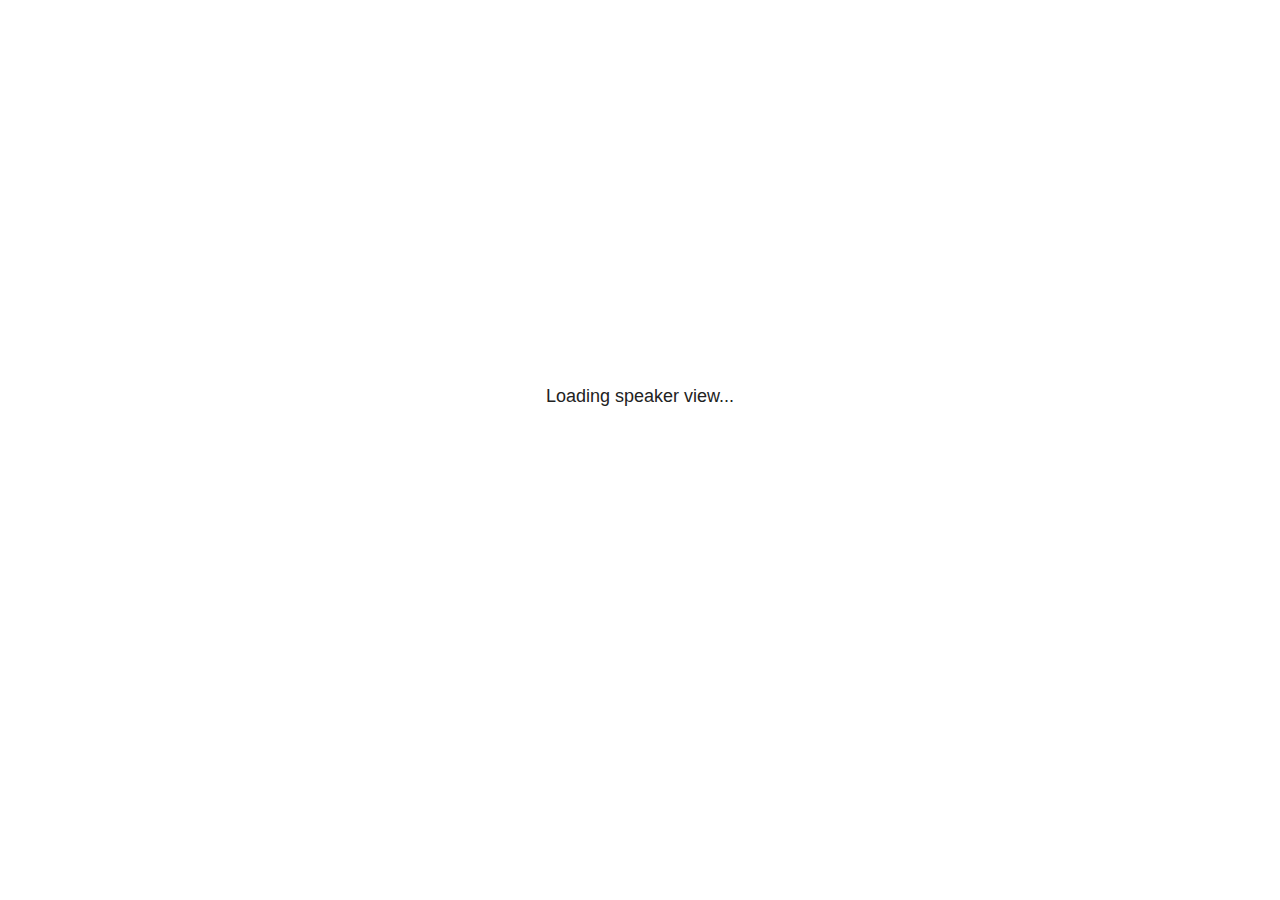
<file: plugin/notes/notes.html>
<!doctype html>
<html lang="en">
	<head>
		<meta charset="utf-8">

		<title>reveal.js - Slide Notes</title>

		<style>
			body {
				font-family: Helvetica;
				font-size: 18px;
			}

			#current-slide,
			#upcoming-slide,
			#speaker-controls {
				padding: 6px;
				box-sizing: border-box;
				-moz-box-sizing: border-box;
			}

			#current-slide iframe,
			#upcoming-slide iframe {
				width: 100%;
				height: 100%;
				border: 1px solid #ddd;
			}

			#current-slide .label,
			#upcoming-slide .label {
				position: absolute;
				top: 10px;
				left: 10px;
				z-index: 2;
			}

			#connection-status {
				position: absolute;
				top: 0;
				left: 0;
				width: 100%;
				height: 100%;
				z-index: 20;
				padding: 30% 20% 20% 20%;
				font-size: 18px;
				color: #222;
				background: #fff;
				text-align: center;
				box-sizing: border-box;
				line-height: 1.4;
			}

			.overlay-element {
				height: 34px;
				line-height: 34px;
				padding: 0 10px;
				text-shadow: none;
				background: rgba( 220, 220, 220, 0.8 );
				color: #222;
				font-size: 14px;
			}

			.overlay-element.interactive:hover {
				background: rgba( 220, 220, 220, 1 );
			}

			#current-slide {
				position: absolute;
				width: 60%;
				height: 100%;
				top: 0;
				left: 0;
				padding-right: 0;
			}

			#upcoming-slide {
				position: absolute;
				width: 40%;
				height: 40%;
				right: 0;
				top: 0;
			}

			/* Speaker controls */
			#speaker-controls {
				position: absolute;
				top: 40%;
				right: 0;
				width: 40%;
				height: 60%;
				overflow: auto;
				font-size: 18px;
			}

				.speaker-controls-time.hidden,
				.speaker-controls-notes.hidden {
					display: none;
				}

				.speaker-controls-time .label,
				.speaker-controls-pace .label,
				.speaker-controls-notes .label {
					text-transform: uppercase;
					font-weight: normal;
					font-size: 0.66em;
					color: #666;
					margin: 0;
				}

				.speaker-controls-time, .speaker-controls-pace {
					border-bottom: 1px solid rgba( 200, 200, 200, 0.5 );
					margin-bottom: 10px;
					padding: 10px 16px;
					padding-bottom: 20px;
					cursor: pointer;
				}

				.speaker-controls-time .reset-button {
					opacity: 0;
					float: right;
					color: #666;
					text-decoration: none;
				}
				.speaker-controls-time:hover .reset-button {
					opacity: 1;
				}

				.speaker-controls-time .timer,
				.speaker-controls-time .clock {
					width: 50%;
				}

				.speaker-controls-time .timer,
				.speaker-controls-time .clock,
				.speaker-controls-time .pacing .hours-value,
				.speaker-controls-time .pacing .minutes-value,
				.speaker-controls-time .pacing .seconds-value {
					font-size: 1.9em;
				}

				.speaker-controls-time .timer {
					float: left;
				}

				.speaker-controls-time .clock {
					float: right;
					text-align: right;
				}

				.speaker-controls-time span.mute {
					opacity: 0.3;
				}

				.speaker-controls-time .pacing-title {
					margin-top: 5px;
				}

				.speaker-controls-time .pacing.ahead {
					color: blue;
				}

				.speaker-controls-time .pacing.on-track {
					color: green;
				}

				.speaker-controls-time .pacing.behind {
					color: red;
				}

				.speaker-controls-notes {
					padding: 10px 16px;
				}

				.speaker-controls-notes .value {
					margin-top: 5px;
					line-height: 1.4;
					font-size: 1.2em;
				}

			/* Layout selector */
			#speaker-layout {
				position: absolute;
				top: 10px;
				right: 10px;
				color: #222;
				z-index: 10;
			}
				#speaker-layout select {
					position: absolute;
					width: 100%;
					height: 100%;
					top: 0;
					left: 0;
					border: 0;
					box-shadow: 0;
					cursor: pointer;
					opacity: 0;

					font-size: 1em;
					background-color: transparent;

					-moz-appearance: none;
					-webkit-appearance: none;
					-webkit-tap-highlight-color: rgba(0, 0, 0, 0);
				}

				#speaker-layout select:focus {
					outline: none;
					box-shadow: none;
				}

			.clear {
				clear: both;
			}

			/* Speaker layout: Wide */
			body[data-speaker-layout="wide"] #current-slide,
			body[data-speaker-layout="wide"] #upcoming-slide {
				width: 50%;
				height: 45%;
				padding: 6px;
			}

			body[data-speaker-layout="wide"] #current-slide {
				top: 0;
				left: 0;
			}

			body[data-speaker-layout="wide"] #upcoming-slide {
				top: 0;
				left: 50%;
			}

			body[data-speaker-layout="wide"] #speaker-controls {
				top: 45%;
				left: 0;
				width: 100%;
				height: 50%;
				font-size: 1.25em;
			}

			/* Speaker layout: Tall */
			body[data-speaker-layout="tall"] #current-slide,
			body[data-speaker-layout="tall"] #upcoming-slide {
				width: 45%;
				height: 50%;
				padding: 6px;
			}

			body[data-speaker-layout="tall"] #current-slide {
				top: 0;
				left: 0;
			}

			body[data-speaker-layout="tall"] #upcoming-slide {
				top: 50%;
				left: 0;
			}

			body[data-speaker-layout="tall"] #speaker-controls {
				padding-top: 40px;
				top: 0;
				left: 45%;
				width: 55%;
				height: 100%;
				font-size: 1.25em;
			}

			/* Speaker layout: Notes only */
			body[data-speaker-layout="notes-only"] #current-slide,
			body[data-speaker-layout="notes-only"] #upcoming-slide {
				display: none;
			}

			body[data-speaker-layout="notes-only"] #speaker-controls {
				padding-top: 40px;
				top: 0;
				left: 0;
				width: 100%;
				height: 100%;
				font-size: 1.25em;
			}

			@media screen and (max-width: 1080px) {
				body[data-speaker-layout="default"] #speaker-controls {
					font-size: 16px;
				}
			}

			@media screen and (max-width: 900px) {
				body[data-speaker-layout="default"] #speaker-controls {
					font-size: 14px;
				}
			}

			@media screen and (max-width: 800px) {
				body[data-speaker-layout="default"] #speaker-controls {
					font-size: 12px;
				}
			}

		</style>
	</head>

	<body>

		<div id="connection-status">Loading speaker view...</div>

		<div id="current-slide"></div>
		<div id="upcoming-slide"><span class="overlay-element label">Upcoming</span></div>
		<div id="speaker-controls">
			<div class="speaker-controls-time">
				<h4 class="label">Time <span class="reset-button">Click to Reset</span></h4>
				<div class="clock">
					<span class="clock-value">0:00 AM</span>
				</div>
				<div class="timer">
					<span class="hours-value">00</span><span class="minutes-value">:00</span><span class="seconds-value">:00</span>
				</div>
				<div class="clear"></div>

				<h4 class="label pacing-title" style="display: none">Pacing – Time to finish current slide</h4>
				<div class="pacing" style="display: none">
					<span class="hours-value">00</span><span class="minutes-value">:00</span><span class="seconds-value">:00</span>
				</div>
			</div>

			<div class="speaker-controls-notes hidden">
				<h4 class="label">Notes</h4>
				<div class="value"></div>
			</div>
		</div>
		<div id="speaker-layout" class="overlay-element interactive">
			<span class="speaker-layout-label"></span>
			<select class="speaker-layout-dropdown"></select>
		</div>

		<script src="../../plugin/markdown/marked.js"></script>
		<script>

			(function() {

				var notes,
					notesValue,
					currentState,
					currentSlide,
					upcomingSlide,
					layoutLabel,
					layoutDropdown,
					connected = false;

				var SPEAKER_LAYOUTS = {
					'default': 'Default',
					'wide': 'Wide',
					'tall': 'Tall',
					'notes-only': 'Notes only'
				};

				setupLayout();

				var connectionStatus = document.querySelector( '#connection-status' );
				var connectionTimeout = setTimeout( function() {
					connectionStatus.innerHTML = 'Error connecting to main window.<br>Please try closing and reopening the speaker view.';
				}, 5000 );

				window.addEventListener( 'message', function( event ) {

					clearTimeout( connectionTimeout );
					connectionStatus.style.display = 'none';

					var data = JSON.parse( event.data );

					// The overview mode is only useful to the reveal.js instance
					// where navigation occurs so we don't sync it
					if( data.state ) delete data.state.overview;

					// Messages sent by the notes plugin inside of the main window
					if( data && data.namespace === 'reveal-notes' ) {
						if( data.type === 'connect' ) {
							handleConnectMessage( data );
						}
						else if( data.type === 'state' ) {
							handleStateMessage( data );
						}
					}
					// Messages sent by the reveal.js inside of the current slide preview
					else if( data && data.namespace === 'reveal' ) {
						if( /ready/.test( data.eventName ) ) {
							// Send a message back to notify that the handshake is complete
							window.opener.postMessage( JSON.stringify({ namespace: 'reveal-notes', type: 'connected'} ), '*' );
						}
						else if( /slidechanged|fragmentshown|fragmenthidden|paused|resumed/.test( data.eventName ) && currentState !== JSON.stringify( data.state ) ) {

							window.opener.postMessage( JSON.stringify({ method: 'setState', args: [ data.state ]} ), '*' );

						}
					}

				} );

				/**
				 * Called when the main window is trying to establish a
				 * connection.
				 */
				function handleConnectMessage( data ) {

					if( connected === false ) {
						connected = true;

						setupIframes( data );
						setupKeyboard();
						setupNotes();
						setupTimer();
					}

				}

				/**
				 * Called when the main window sends an updated state.
				 */
				function handleStateMessage( data ) {

					// Store the most recently set state to avoid circular loops
					// applying the same state
					currentState = JSON.stringify( data.state );

					// No need for updating the notes in case of fragment changes
					if ( data.notes ) {
						notes.classList.remove( 'hidden' );
						notesValue.style.whiteSpace = data.whitespace;
						if( data.markdown ) {
							notesValue.innerHTML = marked( data.notes );
						}
						else {
							notesValue.innerHTML = data.notes;
						}
					}
					else {
						notes.classList.add( 'hidden' );
					}

					// Update the note slides
					currentSlide.contentWindow.postMessage( JSON.stringify({ method: 'setState', args: [ data.state ] }), '*' );
					upcomingSlide.contentWindow.postMessage( JSON.stringify({ method: 'setState', args: [ data.state ] }), '*' );
					upcomingSlide.contentWindow.postMessage( JSON.stringify({ method: 'next' }), '*' );

				}

				// Limit to max one state update per X ms
				handleStateMessage = debounce( handleStateMessage, 200 );

				/**
				 * Forward keyboard events to the current slide window.
				 * This enables keyboard events to work even if focus
				 * isn't set on the current slide iframe.
				 *
				 * Block F5 default handling, it reloads and disconnects
				 * the speaker notes window.
				 */
				function setupKeyboard() {

					document.addEventListener( 'keydown', function( event ) {
						if( event.keyCode === 116 || ( event.metaKey && event.keyCode === 82 ) ) {
							event.preventDefault();
							return false;
						}
						currentSlide.contentWindow.postMessage( JSON.stringify({ method: 'triggerKey', args: [ event.keyCode ] }), '*' );
					} );

				}

				/**
				 * Creates the preview iframes.
				 */
				function setupIframes( data ) {

					var params = [
						'receiver',
						'progress=false',
						'history=false',
						'transition=none',
						'autoSlide=0',
						'backgroundTransition=none'
					].join( '&' );

					var urlSeparator = /\?/.test(data.url) ? '&' : '?';
					var hash = '#/' + data.state.indexh + '/' + data.state.indexv;
					var currentURL = data.url + urlSeparator + params + '&postMessageEvents=true' + hash;
					var upcomingURL = data.url + urlSeparator + params + '&controls=false' + hash;

					currentSlide = document.createElement( 'iframe' );
					currentSlide.setAttribute( 'width', 1280 );
					currentSlide.setAttribute( 'height', 1024 );
					currentSlide.setAttribute( 'src', currentURL );
					document.querySelector( '#current-slide' ).appendChild( currentSlide );

					upcomingSlide = document.createElement( 'iframe' );
					upcomingSlide.setAttribute( 'width', 640 );
					upcomingSlide.setAttribute( 'height', 512 );
					upcomingSlide.setAttribute( 'src', upcomingURL );
					document.querySelector( '#upcoming-slide' ).appendChild( upcomingSlide );

				}

				/**
				 * Setup the notes UI.
				 */
				function setupNotes() {

					notes = document.querySelector( '.speaker-controls-notes' );
					notesValue = document.querySelector( '.speaker-controls-notes .value' );

				}

				function getTimings() {

					var slides = Reveal.getSlides();
					var defaultTiming = Reveal.getConfig().defaultTiming;
					if (defaultTiming == null) {
						return null;
					}
					var timings = [];
					for ( var i in slides ) {
						var slide = slides[i];
						var timing = defaultTiming;
						if( slide.hasAttribute( 'data-timing' )) {
							var t = slide.getAttribute( 'data-timing' );
							timing = parseInt(t);
							if( isNaN(timing) ) {
								console.warn("Could not parse timing '" + t + "' of slide " + i + "; using default of " + defaultTiming);
								timing = defaultTiming;
							}
						}
						timings.push(timing);
					}
					return timings;

				}

				/**
				 * Return the number of seconds allocated for presenting
				 * all slides up to and including this one.
				 */
				function getTimeAllocated(timings) {

					var slides = Reveal.getSlides();
					var allocated = 0;
					var currentSlide = Reveal.getSlidePastCount();
					for (var i in slides.slice(0, currentSlide + 1)) {
						allocated += timings[i];
					}
					return allocated;

				}

				/**
				 * Create the timer and clock and start updating them
				 * at an interval.
				 */
				function setupTimer() {

					var start = new Date(),
					timeEl = document.querySelector( '.speaker-controls-time' ),
					clockEl = timeEl.querySelector( '.clock-value' ),
					hoursEl = timeEl.querySelector( '.hours-value' ),
					minutesEl = timeEl.querySelector( '.minutes-value' ),
					secondsEl = timeEl.querySelector( '.seconds-value' ),
					pacingTitleEl = timeEl.querySelector( '.pacing-title' ),
					pacingEl = timeEl.querySelector( '.pacing' ),
					pacingHoursEl = pacingEl.querySelector( '.hours-value' ),
					pacingMinutesEl = pacingEl.querySelector( '.minutes-value' ),
					pacingSecondsEl = pacingEl.querySelector( '.seconds-value' );

					var timings = getTimings();
					if (timings !== null) {
						pacingTitleEl.style.removeProperty('display');
						pacingEl.style.removeProperty('display');
					}

					function _displayTime( hrEl, minEl, secEl, time) {

						var sign = Math.sign(time) == -1 ? "-" : "";
						time = Math.abs(Math.round(time / 1000));
						var seconds = time % 60;
						var minutes = Math.floor( time / 60 ) % 60 ;
						var hours = Math.floor( time / ( 60 * 60 )) ;
						hrEl.innerHTML = sign + zeroPadInteger( hours );
						if (hours == 0) {
							hrEl.classList.add( 'mute' );
						}
						else {
							hrEl.classList.remove( 'mute' );
						}
						minEl.innerHTML = ':' + zeroPadInteger( minutes );
						if (hours == 0 && minutes == 0) {
							minEl.classList.add( 'mute' );
						}
						else {
							minEl.classList.remove( 'mute' );
						}
						secEl.innerHTML = ':' + zeroPadInteger( seconds );
					}

					function _updateTimer() {

						var diff, hours, minutes, seconds,
						now = new Date();

						diff = now.getTime() - start.getTime();

						clockEl.innerHTML = now.toLocaleTimeString( 'en-US', { hour12: true, hour: '2-digit', minute:'2-digit' } );
						_displayTime( hoursEl, minutesEl, secondsEl, diff );
						if (timings !== null) {
							_updatePacing(diff);
						}

					}

					function _updatePacing(diff) {

						var slideEndTiming = getTimeAllocated(timings) * 1000;
						var currentSlide = Reveal.getSlidePastCount();
						var currentSlideTiming = timings[currentSlide] * 1000;
						var timeLeftCurrentSlide = slideEndTiming - diff;
						if (timeLeftCurrentSlide < 0) {
							pacingEl.className = 'pacing behind';
						}
						else if (timeLeftCurrentSlide < currentSlideTiming) {
							pacingEl.className = 'pacing on-track';
						}
						else {
							pacingEl.className = 'pacing ahead';
						}
						_displayTime( pacingHoursEl, pacingMinutesEl, pacingSecondsEl, timeLeftCurrentSlide );

					}

					// Update once directly
					_updateTimer();

					// Then update every second
					setInterval( _updateTimer, 1000 );

					function _resetTimer() {

						if (timings == null) {
							start = new Date();
						}
						else {
							// Reset timer to beginning of current slide
							var slideEndTiming = getTimeAllocated(timings) * 1000;
							var currentSlide = Reveal.getSlidePastCount();
							var currentSlideTiming = timings[currentSlide] * 1000;
							var previousSlidesTiming = slideEndTiming - currentSlideTiming;
							var now = new Date();
							start = new Date(now.getTime() - previousSlidesTiming);
						}
						_updateTimer();

					}

					timeEl.addEventListener( 'click', function() {
						_resetTimer();
						return false;
					} );

				}

				/**
				 * Sets up the speaker view layout and layout selector.
				 */
				function setupLayout() {

					layoutDropdown = document.querySelector( '.speaker-layout-dropdown' );
					layoutLabel = document.querySelector( '.speaker-layout-label' );

					// Render the list of available layouts
					for( var id in SPEAKER_LAYOUTS ) {
						var option = document.createElement( 'option' );
						option.setAttribute( 'value', id );
						option.textContent = SPEAKER_LAYOUTS[ id ];
						layoutDropdown.appendChild( option );
					}

					// Monitor the dropdown for changes
					layoutDropdown.addEventListener( 'change', function( event ) {

						setLayout( layoutDropdown.value );

					}, false );

					// Restore any currently persisted layout
					setLayout( getLayout() );

				}

				/**
				 * Sets a new speaker view layout. The layout is persisted
				 * in local storage.
				 */
				function setLayout( value ) {

					var title = SPEAKER_LAYOUTS[ value ];

					layoutLabel.innerHTML = 'Layout' + ( title ? ( ': ' + title ) : '' );
					layoutDropdown.value = value;

					document.body.setAttribute( 'data-speaker-layout', value );

					// Persist locally
					if( supportsLocalStorage() ) {
						window.localStorage.setItem( 'reveal-speaker-layout', value );
					}

				}

				/**
				 * Returns the ID of the most recently set speaker layout
				 * or our default layout if none has been set.
				 */
				function getLayout() {

					if( supportsLocalStorage() ) {
						var layout = window.localStorage.getItem( 'reveal-speaker-layout' );
						if( layout ) {
							return layout;
						}
					}

					// Default to the first record in the layouts hash
					for( var id in SPEAKER_LAYOUTS ) {
						return id;
					}

				}

				function supportsLocalStorage() {

					try {
						localStorage.setItem('test', 'test');
						localStorage.removeItem('test');
						return true;
					}
					catch( e ) {
						return false;
					}

				}

				function zeroPadInteger( num ) {

					var str = '00' + parseInt( num );
					return str.substring( str.length - 2 );

				}

				/**
				 * Limits the frequency at which a function can be called.
				 */
				function debounce( fn, ms ) {

					var lastTime = 0,
						timeout;

					return function() {

						var args = arguments;
						var context = this;

						clearTimeout( timeout );

						var timeSinceLastCall = Date.now() - lastTime;
						if( timeSinceLastCall > ms ) {
							fn.apply( context, args );
							lastTime = Date.now();
						}
						else {
							timeout = setTimeout( function() {
								fn.apply( context, args );
								lastTime = Date.now();
							}, ms - timeSinceLastCall );
						}

					}

				}

			})();

		</script>
	</body>
</html>
</file>
<file: css/theme/black.css>
/**
 * Black theme for reveal.js. This is the opposite of the 'white' theme.
 *
 * By Hakim El Hattab, http://hakim.se
 */
@import url(../../lib/font/source-sans-pro/source-sans-pro.css);
section.has-light-background, section.has-light-background h1, section.has-light-background h2, section.has-light-background h3, section.has-light-background h4, section.has-light-background h5, section.has-light-background h6 {
  color: #222; }

/*********************************************
 * GLOBAL STYLES
 *********************************************/
body {
  background: #222;
  background-color: #222; }

.reveal {
  font-family: "Source Sans Pro", Helvetica, sans-serif;
  font-size: 42px;
  font-weight: normal;
  color: #fff; }

::selection {
  color: #fff;
  background: #bee4fd;
  text-shadow: none; }

::-moz-selection {
  color: #fff;
  background: #bee4fd;
  text-shadow: none; }

.reveal .slides section,
.reveal .slides section > section {
  line-height: 1.3;
  font-weight: inherit; }

/*********************************************
 * HEADERS
 *********************************************/
.reveal h1,
.reveal h2,
.reveal h3,
.reveal h4,
.reveal h5,
.reveal h6 {
  margin: 0 0 20px 0;
  color: #fff;
  font-family: "Source Sans Pro", Helvetica, sans-serif;
  font-weight: 600;
  line-height: 1.2;
  letter-spacing: normal;
  text-transform: uppercase;
  text-shadow: none;
  word-wrap: break-word; }

.reveal h1 {
  font-size: 2.5em; }

.reveal h2 {
  font-size: 1.6em; }

.reveal h3 {
  font-size: 1.3em; }

.reveal h4 {
  font-size: 1em; }

.reveal h1 {
  text-shadow: none; }

/*********************************************
 * OTHER
 *********************************************/
.reveal p {
  margin: 20px 0;
  line-height: 1.3; }

/* Ensure certain elements are never larger than the slide itself */
.reveal img,
.reveal video,
.reveal iframe {
  max-width: 95%;
  max-height: 95%; }

.reveal strong,
.reveal b {
  font-weight: bold; }

.reveal em {
  font-style: italic; }

.reveal ol,
.reveal dl,
.reveal ul {
  display: inline-block;
  text-align: left;
  margin: 0 0 0 1em; }

.reveal ol {
  list-style-type: decimal; }

.reveal ul {
  list-style-type: disc; }

.reveal ul ul {
  list-style-type: square; }

.reveal ul ul ul {
  list-style-type: circle; }

.reveal ul ul,
.reveal ul ol,
.reveal ol ol,
.reveal ol ul {
  display: block;
  margin-left: 40px; }

.reveal dt {
  font-weight: bold; }

.reveal dd {
  margin-left: 40px; }

.reveal blockquote {
  display: block;
  position: relative;
  width: 70%;
  margin: 20px auto;
  padding: 5px;
  font-style: italic;
  background: rgba(255, 255, 255, 0.05);
  box-shadow: 0px 0px 2px rgba(0, 0, 0, 0.2); }

.reveal blockquote p:first-child,
.reveal blockquote p:last-child {
  display: inline-block; }

.reveal q {
  font-style: italic; }

.reveal pre {
  display: block;
  position: relative;
  width: 90%;
  margin: 20px auto;
  text-align: left;
  font-size: 0.55em;
  font-family: monospace;
  line-height: 1.2em;
  word-wrap: break-word;
  box-shadow: 0px 0px 6px rgba(0, 0, 0, 0.3); }

.reveal code {
  font-family: monospace;
  text-transform: none; }

.reveal pre code {
  display: block;
  padding: 5px;
  overflow: auto;
  max-height: 400px;
  word-wrap: normal; }

.reveal table {
  margin: auto;
  border-collapse: collapse;
  border-spacing: 0; }

.reveal table th {
  font-weight: bold; }

.reveal table th,
.reveal table td {
  text-align: left;
  padding: 0.2em 0.5em 0.2em 0.5em;
  border-bottom: 1px solid; }

.reveal table th[align="center"],
.reveal table td[align="center"] {
  text-align: center; }

.reveal table th[align="right"],
.reveal table td[align="right"] {
  text-align: right; }

.reveal table tbody tr:last-child th,
.reveal table tbody tr:last-child td {
  border-bottom: none; }

.reveal sup {
  vertical-align: super;
  font-size: smaller; }

.reveal sub {
  vertical-align: sub;
  font-size: smaller; }

.reveal small {
  display: inline-block;
  font-size: 0.6em;
  line-height: 1.2em;
  vertical-align: top; }

.reveal small * {
  vertical-align: top; }

/*********************************************
 * LINKS
 *********************************************/
.reveal a {
  color: #42affa;
  text-decoration: none;
  -webkit-transition: color .15s ease;
  -moz-transition: color .15s ease;
  transition: color .15s ease; }

.reveal a:hover {
  color: #8dcffc;
  text-shadow: none;
  border: none; }

.reveal .roll span:after {
  color: #fff;
  background: #068de9; }

/*********************************************
 * IMAGES
 *********************************************/
.reveal section img {
  margin: 15px 0px;
  background: rgba(255, 255, 255, 0.12);
  border: 4px solid #fff;
  box-shadow: 0 0 10px rgba(0, 0, 0, 0.15); }

.reveal section img.plain {
  border: 0;
  box-shadow: none; }

.reveal a img {
  -webkit-transition: all .15s linear;
  -moz-transition: all .15s linear;
  transition: all .15s linear; }

.reveal a:hover img {
  background: rgba(255, 255, 255, 0.2);
  border-color: #42affa;
  box-shadow: 0 0 20px rgba(0, 0, 0, 0.55); }

/*********************************************
 * NAVIGATION CONTROLS
 *********************************************/
.reveal .controls {
  color: #42affa; }

/*********************************************
 * PROGRESS BAR
 *********************************************/
.reveal .progress {
  background: rgba(0, 0, 0, 0.2);
  color: #42affa; }

.reveal .progress span {
  -webkit-transition: width 800ms cubic-bezier(0.26, 0.86, 0.44, 0.985);
  -moz-transition: width 800ms cubic-bezier(0.26, 0.86, 0.44, 0.985);
  transition: width 800ms cubic-bezier(0.26, 0.86, 0.44, 0.985); }

/*********************************************
 * PRINT BACKGROUND
 *********************************************/
@media print {
  .backgrounds {
    background-color: #222; } }
</file>
<file: css/fania.css>
body {
  background-color: #352C27;
}

.reveal code#end {
  font-size: 1.4em;
}

.reveal p.small {
  font-size: 0.8em;
}

.reveal.rt {
  border-top: 3px solid #0080b3;
  width: 300px;
  height: 10px;
}

.reveal.tr {
  border-bottom: 3px solid #aa0088;
  width: 300px;
  height: 10px;
}

.reveal .left {
  left:-8.33%;
  float: left;
  width:48%;
}

.reveal .right {
  left:31.25%;
  top: 75px;
  float: right;
  width:48%;
}

.reveal img.left.small ~ .right {
  width:55%;
}

.reveal img.left {
  max-height: 60vh;
  max-width: 50%;
  width: auto; 
  object-fit: contain;}

.reveal img.left.small {
  max-width: 40%;
}

.reveal {
  font-family: "Times New Roman", serif;
  color: #FBFEF9; 
}

.reveal h1,
.reveal h2,
.reveal h3,
.reveal h4,
.reveal h5,
.reveal h6 {
  margin: 0 0 20px 0;
  color: #FBFEF9;
  font-family: "Times New Roman", serif;
  font-weight: 600;
  line-height: 1.2;
  letter-spacing: normal;
  text-transform: uppercase;
  text-shadow: none;
  word-wrap: break-word; }

.reveal h1 {
  font-size: 2.5em; 
  color: #BEEF9E; }

.reveal h2 {
  font-size: 1.6em; 
  text-transform: none; }

.reveal h3 {
  font-size: 1.3em; 
  text-transform: none; }

.reveal h4 {
  font-size: 1em; }


.reveal blockquote {
  display: block;
  position: relative;
  width: 70%;
  margin: 20px auto;
  padding: 5px;
  font-style: italic;
  background: rgba(255, 255, 255, 0.05);
  box-shadow: 0px 0px 2px rgba(0, 0, 0, 0.2); }

.reveal strong {
  color: #54c6e9;
}

.reveal a {
  color: #42affa;
  text-decoration: none;
  transition: color .15s ease; }

.reveal a:hover {
  color: #8dcffc;
  text-shadow: none;
  border: none; }

.reveal .roll span:after {
  color: #fff;
  background: #068de9; }


.reveal section img {
  margin: 15px 0px;
  background: rgba(255, 255, 255, 0.12);
  border: 4px solid #fff;
  box-shadow: 0 0 10px rgba(0, 0, 0, 0.15); }


.reveal .controls {
  color: #42affa; }

.reveal .progress {
  background: rgba(0, 0, 0, 0.2);
  color: #42affa; }



.chart {
  max-width: 90%;
  margin: 0 auto;
}

.bar {
  box-sizing: border-box;
  display: flex;
}
.chunk {
  height: 100px;
  display: inline-block;
  margin: 0;
  padding: 0;
}
.x-chunk {
  height: 40px;
  display: inline-block;
  margin: 0;
  padding: 0;
}

#pubs {
  width: 16.6666%;
  background-color: #EFF1C5;
}
#res {
  width: 16.6666%;
  background-color: #BFCDE0;
}
#exhs {
  width: 16.6666%;
  background-color: #EFF1C5;
}
#art {
  width: 16.6666%;
  background-color: #BFCDE0;
}
#offt {
  width: 16.6666%;
  background-color: #EFF1C5;
}
#ont {
  width: 16.6666%;
  background-color: #BFCDE0;
}

#y-theory {
  font-size: .75em;
  width: 25%;
  background-color: #6600ff;
}
#y-practice {
  font-size: .75em;
  width: 25%;
  background-color: #ff0053;
}
#x-research {
  font-size: .75em;
  width: 50%;
  background-color: #0080b3;
}
#x-teaching {
  font-size: .75em;
  width: 50%;
  background-color: #aa0088;
}

/* 
#54c6e9
#aa87de
#0055d4
#ff80e5
#ffcc00
#ff6600
#216778
#aa0088
#6600ff
#008066
#292a78
#ff0053
#88aa00
#0080b3
 */





@media print {
  .backgrounds {
    background-color: #222; } }
</file>
<file: lib/css/zenburn.css>
/*

Zenburn style from voldmar.ru (c) Vladimir Epifanov <voldmar@voldmar.ru>
based on dark.css by Ivan Sagalaev

*/

.hljs {
  display: block;
  overflow-x: auto;
  padding: 0.5em;
  background: #3f3f3f;
  color: #dcdcdc;
}

.hljs-keyword,
.hljs-selector-tag,
.hljs-tag {
  color: #e3ceab;
}

.hljs-template-tag {
  color: #dcdcdc;
}

.hljs-number {
  color: #8cd0d3;
}

.hljs-variable,
.hljs-template-variable,
.hljs-attribute {
  color: #efdcbc;
}

.hljs-literal {
  color: #efefaf;
}

.hljs-subst {
  color: #8f8f8f;
}

.hljs-title,
.hljs-name,
.hljs-selector-id,
.hljs-selector-class,
.hljs-section,
.hljs-type {
  color: #efef8f;
}

.hljs-symbol,
.hljs-bullet,
.hljs-link {
  color: #dca3a3;
}

.hljs-deletion,
.hljs-string,
.hljs-built_in,
.hljs-builtin-name {
  color: #cc9393;
}

.hljs-addition,
.hljs-comment,
.hljs-quote,
.hljs-meta {
  color: #7f9f7f;
}


.hljs-emphasis {
  font-style: italic;
}

.hljs-strong {
  font-weight: bold;
}
</file>
<file: map-styles.css>
body {
  /* background-color: #352C27; */
}

input {
  margin-right: 1.5em;
}

#test-svg {
  border: 1px solid black;
}

h1 {
  font-variant: small-caps;
  text-align: center;
  font-size: 3em;
  margin: 0;
}

h2 {
  text-align: center;
  font-size: 1em;
}

p {
  margin: 0;
}

footer {
  text-align: center;
  margin: 0;
  padding: 0;
}

svg {
  /* max-width: 100%; */
  max-height: 85vh;
  /* border: 1px solid black; */
}

/*
all lines (incl. labels): 
#lines

just the lines:
[id$="line-group"]

*/


/* UTILITY */

.hide {
  visibility: hidden;
  overflow: hidden;
}

.hide p input {
  margin: 0;
}

.centerorigin {
  transform-origin: 50% 50%;
}

.dim {
  opacity: 0.2;
  transition: 3s;
}

.undimtext {
  fill: #000000;
}

.dimtext {
  fill: #eeeeee;
  transition: 3s;
}



/* ends in */
[class$='label'] {
  /* visibility: hidden; */
}

[id$='cluster'], [id$='cluster-label'] {
  visibility: hidden;
}

/* shared stations? */

/* #introduction-line-group, #introduction-1-labels, */
/* #inspirations-line-group, #inspirations-2-labels, */
/* #methodology-line-group, #methodology-3-labels, */
/* #technology-line-group, #technology-6-labels, */
/* #evaluation-line-group, #evaluation-7-labels, */
/* #patanalysis-line-group, #patanalysis-12-labels, */
/* [id$="line-group"], */
/* #appendices, */
/* #topic-clusters, */
.old-line
{
  visibility: hidden;
}



/* TOPIC CLUSTERS */
.cluster-rect {
  fill: #ececec;
}
.cluster-text {
  font-family: 'TeX Gyre Adventor', sans-serif;
  font-weight: bold;
  fill: #ececec;
}

/* APPENDICES */
.appendix-river {
  fill: none;
  stroke-width: 14.17322922;
  stroke-linecap: square;
}
.appendix-lake {
  stroke-width: 14.17322922;
}
.appendix-text {
  font-family: 'TeX Gyre Adventor', sans-serif;
  font-weight: bold;
  font-size: 12.50000095px;
  fill: #ffffff;
}
.appendix-port {
  fill: #b1d7ff;
  stroke: #000007;
  transform-origin: 50% 50%;
}

/* HOVER OVER EFFECTS */
/* .highlight:hover, .highlight-group:hover path, .highlight-river:hover path {
  stroke: #000000;
}
.highlight-group:hover text {
  fill: #000000;
}
.highlight-river:hover text, .highlight-lake:hover text {
  fill: #ffffff;
}
.highlight-lake:hover path {
  stroke: #000000;
  fill: #000000;
} */

/* CHAPTER LINES */
.line {
  fill: none;
  stroke-width: 6;
  stroke-linecap: round;
}
.old-line {
  fill: none;
  stroke-width: 32.67607117;
  stroke-linecap: round;
}
.line-name {
  font-weight: bold;
  font-family: 'TeX Gyre Adventor', sans-serif;
  font-size: 7.5px;
  line-height: 1.25;
}
.station-label {
  font-size: 7.5px;
  line-height: 0.80000001;
  font-family: 'Bookman Old Style', serif;
  z-index: 1000;
  fill: #ececec;
}
/* .station-rect {
  width: 1.3436904;
  height: 2.2674296;
} */

/* EXCHANGES */
/* starts in */
[class^='exchange'] {
  /* visibility: hidden; */
}



/* SHAPES */
.shape-circle {
  fill: #ffffff; 
  stroke: #000000;
}



@media only screen and (min-width: 900px) {
  footer {
    float: right;
  } 
}
</file>
